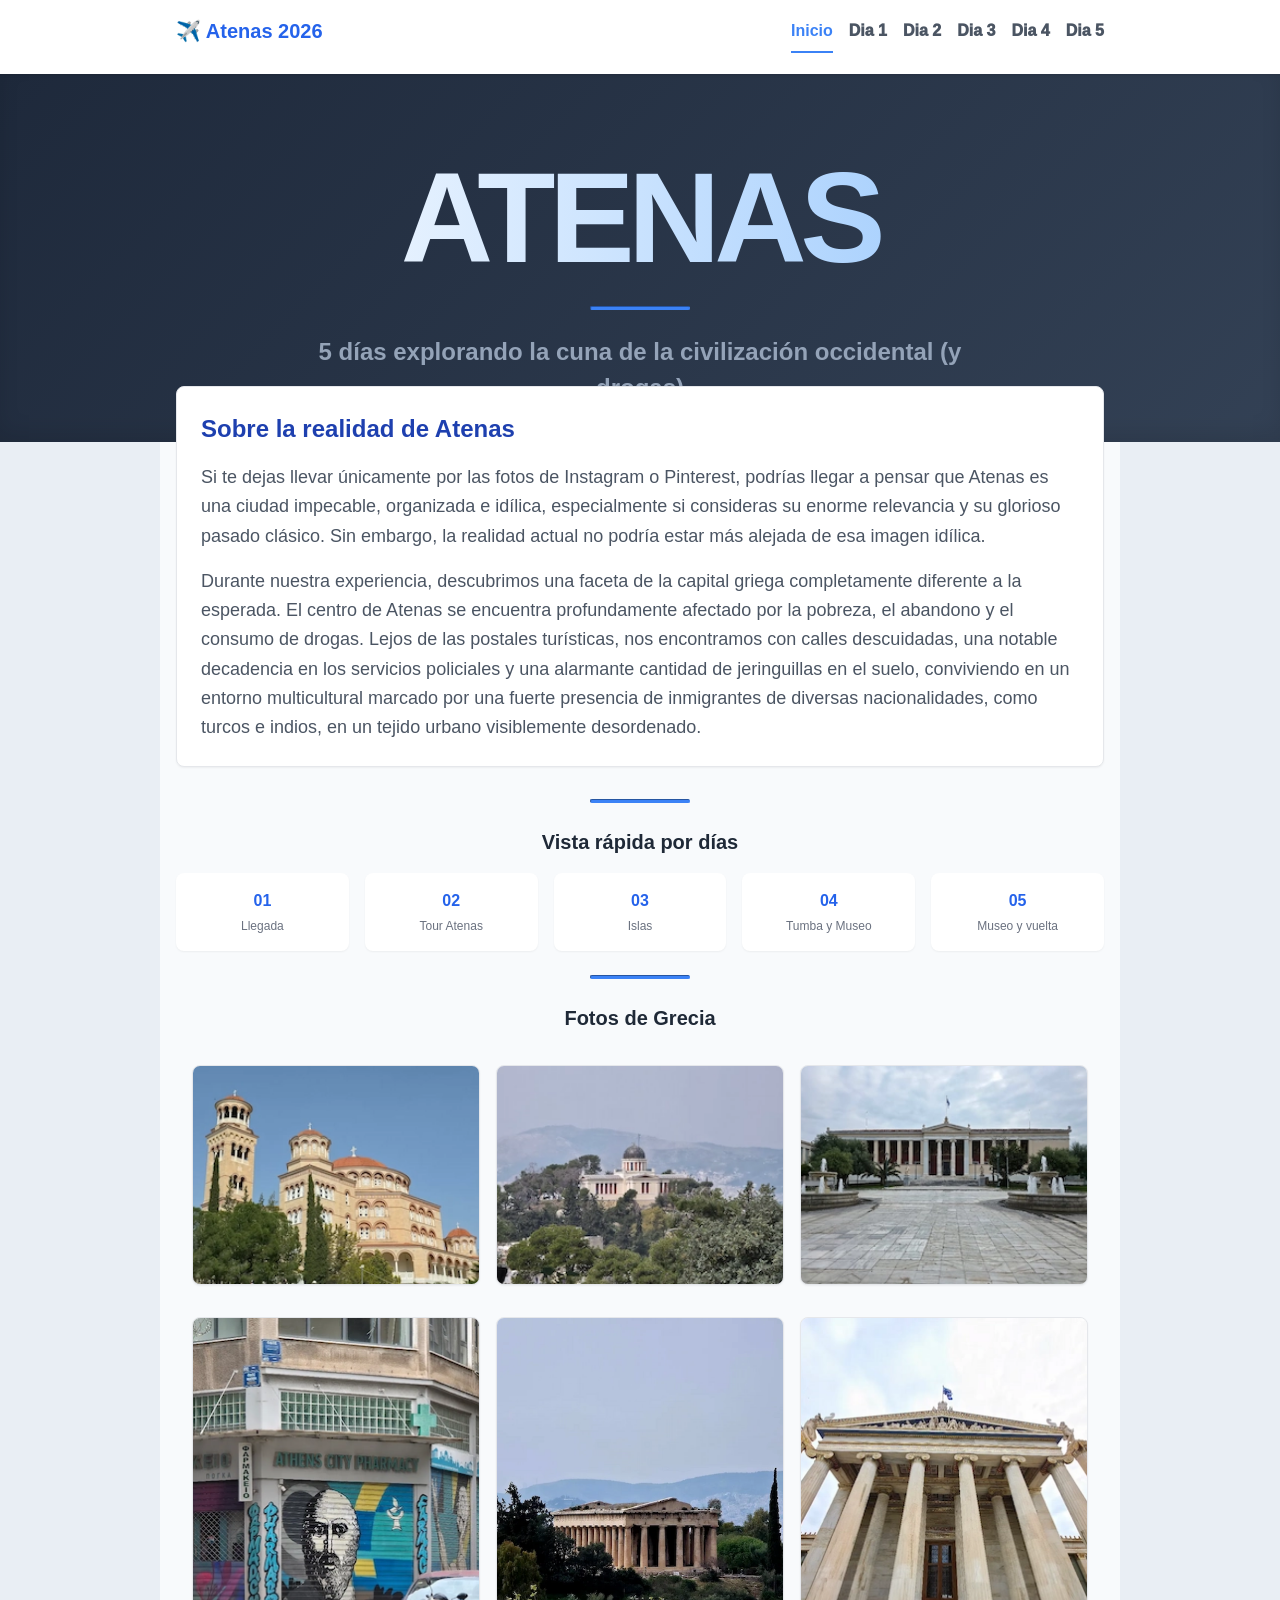
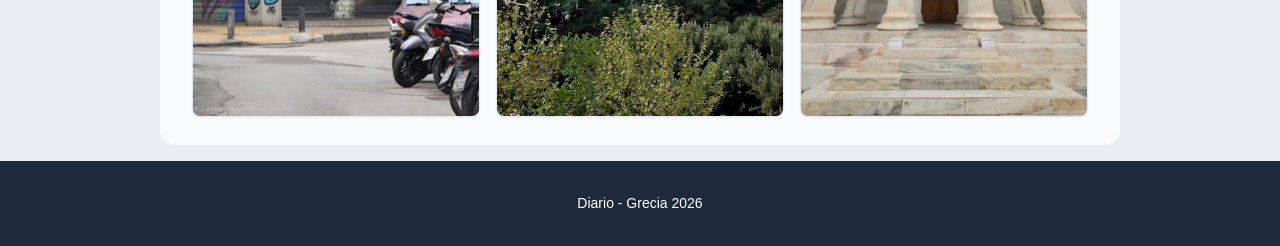
<file: Index.html>
<!DOCTYPE html>
<html lang="es">
<head>
    <meta charset="UTF-8">
    <meta name="viewport" content="width=device-width, initial-scale=1.0">
    <meta name="author" content="Pedroker">
    <title>Viaje a Atenas - Home</title>
    <link rel="stylesheet" href="Style.css">
</head>
<body class="bg-gray-50">

    <!-- Navegacion  -->
    <nav class="sticky-top bg-white shadow">
        <div class="nav-container flex justify-between items-center py-3 px-4 mb-4 mt-1">
            <a href="Index.html">
                <spam class="text-xl font-bold nav-big-btn text-blue-600 ">✈️ Atenas 2026</spam>
            </a>
            <ol class="flex gap-4">

                <li><a href="Index.html" class="nav-btn active"> Inicio </a></li>
                <li><a href="Dia1.html" class="nav-btn "> Dia 1 </a></li>
                <li><a href="Dia2.html" class="nav-btn "> Dia 2 </a></li>
                <li><a href="Dia3.html" class="nav-btn "> Dia 3 </a></li>
                <li><a href="Dia4.html" class="nav-btn "> Dia 4 </a></li>
                <li><a href="Dia5.html" class="nav-btn "> Dia 5 </a></li>
                
            </ol>
        </div>
    </nav>

    <!-- INICIO -->
    <header class=" full-width-hero text-center py-3">
        <div class="title-container animate-item">
            <h1 class="title-impact font-bold">ATENAS</h1>
            <hr class="border-accent">
            <p class="subtitle-hero font-semibold">
                5 días explorando la cuna de la civilización occidental (y drogas)
            </p>
        </div>
    </header>

    <main class="index-container py-3">
    
        <section class="card">
            <!-- Tarjeta -->
            <article class="animate-item delay-200 bg-white p-6 rounded-lg shadow-sm mb-8 relative boxy">
                <h2 class="text-2xl font-bold mb-4 text-blue-800">Sobre la realidad de Atenas</h2>
                
                <div class="grid gap-6">
                    <p class="text-gray-600 leading-relaxed text-lg">
                        Si te dejas llevar únicamente por las fotos de Instagram o Pinterest, podrías llegar a pensar que Atenas 
                        es una ciudad impecable, organizada e idílica, especialmente si consideras su enorme relevancia y 
                        su glorioso pasado clásico. Sin embargo, la realidad actual no podría estar más alejada de esa imagen idílica.          
                    </p>
                    <p class="text-gray-600 leading-relaxed text-lg">
                        Durante nuestra experiencia, descubrimos una faceta de 
                        la capital griega completamente diferente a la esperada. El centro 
                        de Atenas se encuentra profundamente afectado por la pobreza, el abandono 
                        y el consumo de drogas. Lejos de las postales turísticas, nos encontramos 
                        con calles descuidadas, una notable decadencia en los servicios policiales 
                        y una alarmante cantidad de jeringuillas en el suelo, conviviendo en un 
                        entorno multicultural marcado por una fuerte presencia de inmigrantes
                        de diversas nacionalidades, como turcos e indios, en un tejido urbano visiblemente desordenado.                    
                    </p>
                </div>
            </article>
        </section>

            <hr class="animate-item delay-300 border-accent">

        <!-- Botones dias  -->
        <section>
            <h3 class="animate-item delay-400 text-xl font-semibold mb-4 text-center">Vista rápida por días</h3>
            <ol class="grid grid-5 mb-6 text-shadow">
                <li class="animate-item delay-500 day-card" >
                    <a href="Dia1.html">
                        <h4 class="text-2xl font-bold text-blue-600">01</h4>
                        <p class="text-xs mt-1 text-gray-500 text-shadow">Llegada</p>
                    </a>
                </li>
                <li class="animate-item delay-600 day-card" >
                    <a href="Dia2.html">
                        <h4 class="text-2xl font-bold text-blue-600">02</h4>
                        <p class="text-xs mt-1 text-gray-500 text-shadow">Tour Atenas</p>
                    </a>
                </li>
                <li class="animate-item delay-700 day-card" >
                    <a href="Dia3.html">
                        <h4 class="text-2xl font-bold text-blue-600">03</h4>
                        <p class="text-xs mt-1 text-gray-500 text-shadow">Islas</p>
                    </a>
                </li>
                <li class="animate-item delay-800 day-card" >
                    <a href="Dia4.html">
                        <h4 class="text-2xl font-bold text-blue-600">04</h4>
                        <p class="text-xs mt-1 text-gray-500 text-shadow">Tumba y Museo</p>
                    </a>
                </li>
                <li class="animate-item delay-900 day-card" >
                    <a href="Dia5.html">
                        <h4 class="text-2xl font-bold text-blue-600">05</h4>
                        <p class="text-xs mt-1 text-gray-500 text-shadow">Museo y vuelta</p>
                    </a>
                </li>
                
            </ol>
        </section>

            <hr class="animate-item delay-1000 border-accent">

            <!-- Galeria Fotos  -->
        <section>
            <h3 class="animate-item delay-1100 text-xl font-semibold mb-4 text-center">Fotos de Grecia</h3>
            <ul class="grid grid-3 p-4">
                <li class="animate-item delay-1200"><img class="moment-card" src="IMG/Index/13-Capilla.webp" alt="Iglesia"></li>
                <li class="animate-item delay-1300"><img class="moment-card" src="IMG/Index/12-CosoEncimaMontaña.webp" alt="Coso Montaña"></li>
                <li class="animate-item delay-1400"><img class="moment-card" src="IMG/Index/12-Edificio.webp" alt="Edificio"></li>
            </ul>

            <ul class="grid grid-3 p-4">
                <li class="animate-item delay-1500"><img class="moment-card-6" src="IMG/Index/12-Platon.webp" alt="Platon"></li>
                <li class="animate-item delay-1600"><img class="moment-card-6" src="IMG/Index/12-Templito.webp" alt="Templo"></li>
                <li class="animate-item delay-1700"><img class="moment-card-6" src="IMG/Index/12-Academia.webp" alt="Academia"></li>
            </ul>
        </section>
            

    </main>

    <!-- Footer -->
    <footer class=" bg-slate-800 text-white text-center py-8 mt-12">
        <p class="text-sm animate-item delay-1800">Diario - Grecia 2026</p>
    </footer>
</body>
</html>
</file>
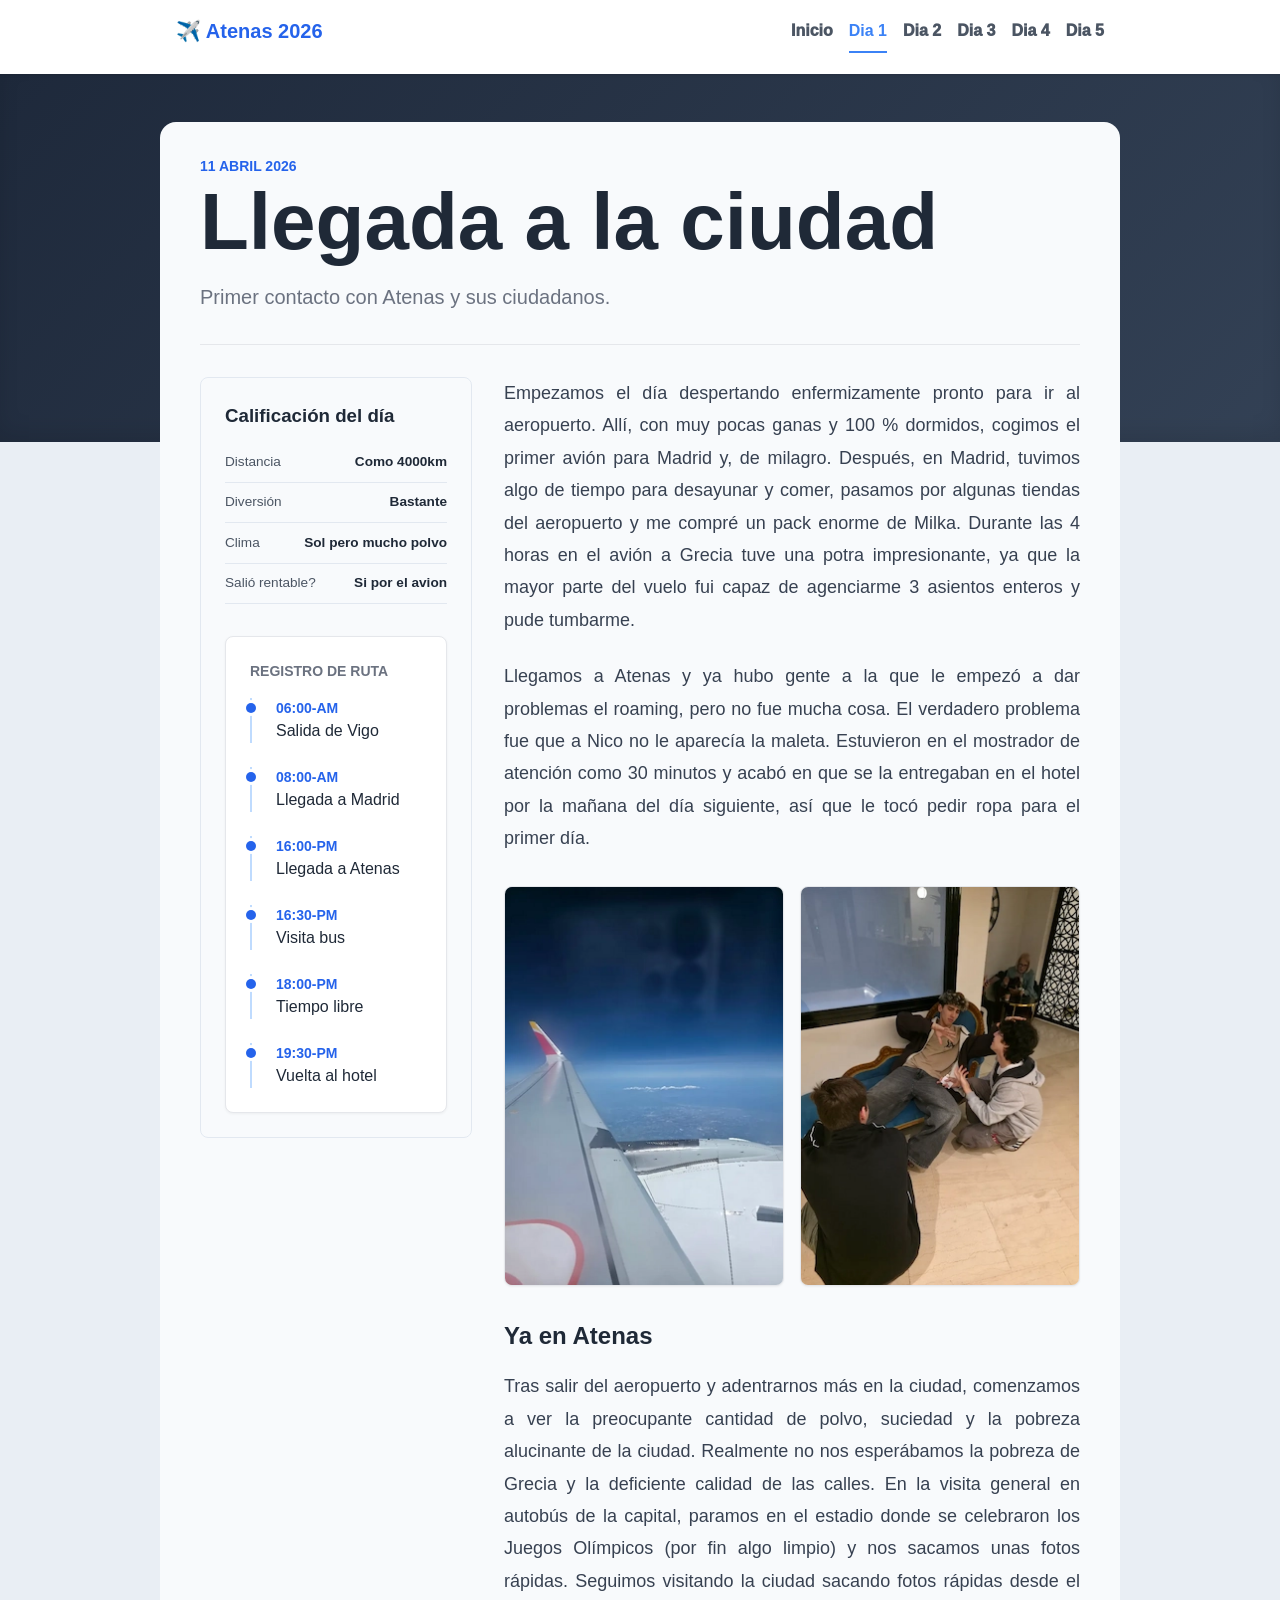
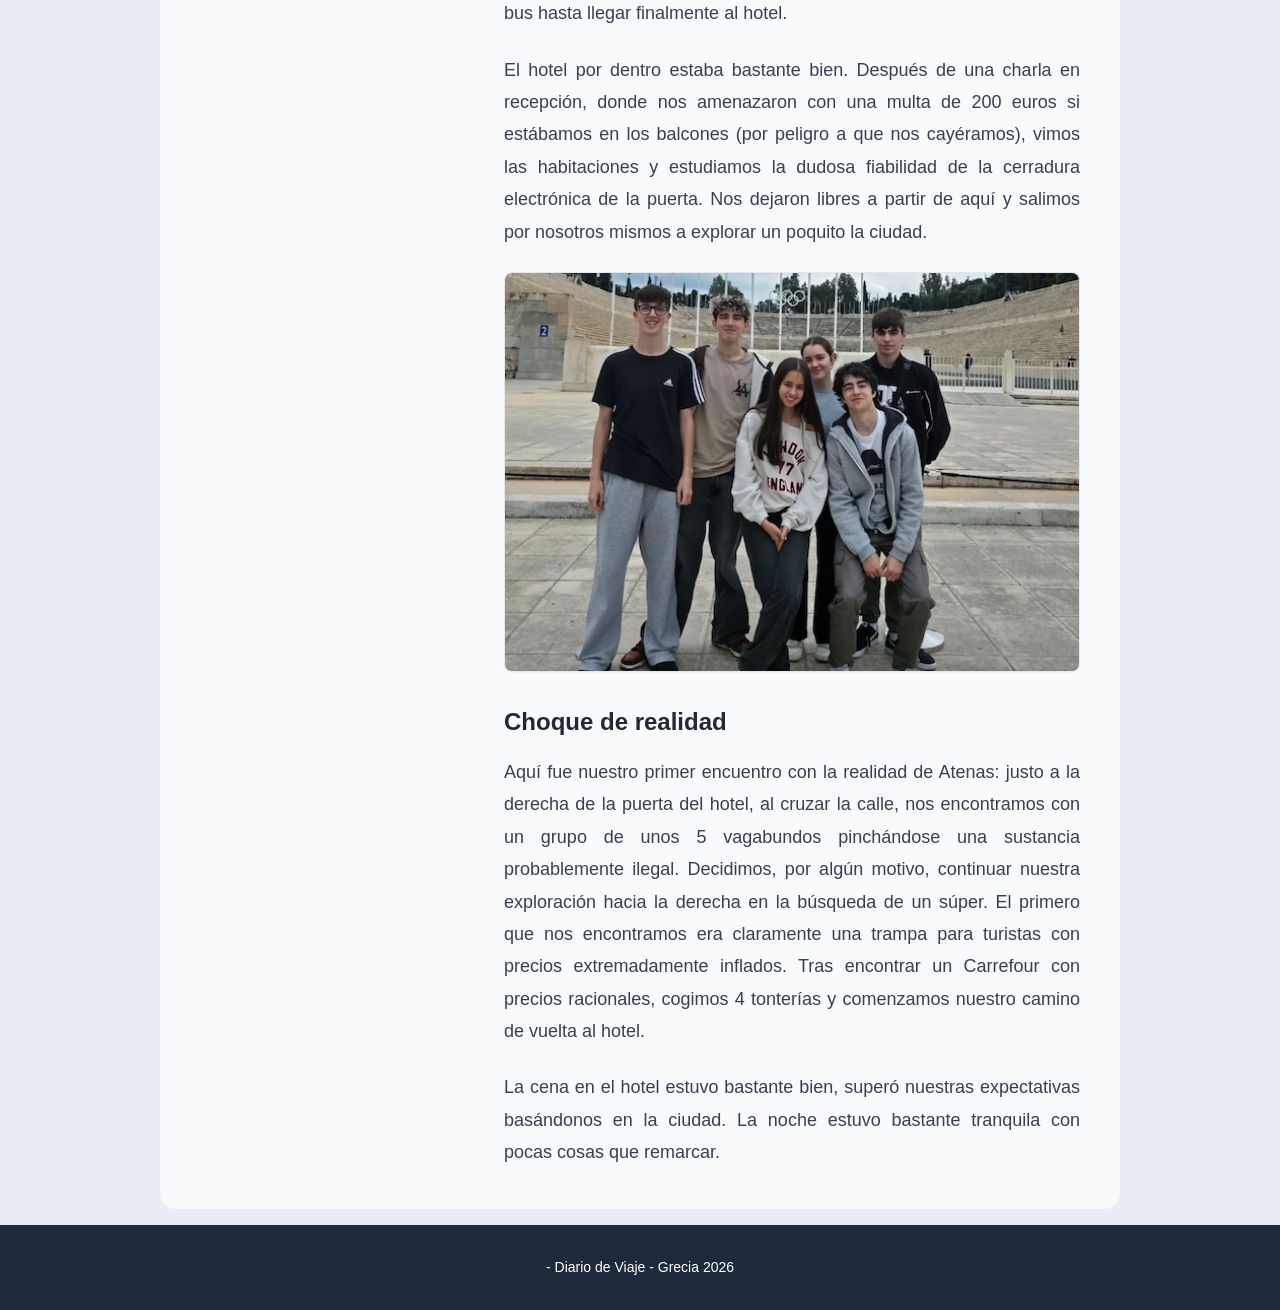
<file: Dia1.html>
<!DOCTYPE html>
<html lang="es">
<head>
    <meta charset="UTF-8">
    <meta name="viewport" content="width=device-width, initial-scale=1.0">
    <meta name="author" content="Pedroker">
    <title>Viaje a Atenas - Dia 1</title>
    <link rel="stylesheet" href="Style.css">
</head>
<body class="bg-gray-50">

    <!-- Navegacion  -->
    <nav class="sticky-top bg-white shadow">
        <div class="nav-container flex justify-between items-center py-3 px-4 mb-4 mt-1">
            <a href="Index.html">
                <spam class="text-xl font-bold nav-big-btn text-blue-600 ">✈️ Atenas 2026</spam>
            </a>
            <ol class="flex gap-4">

                <li><a href="Index.html" class="nav-btn "> Inicio </a></li>
                <li><a href="Dia1.html" class="nav-btn active"> Dia 1 </a></li>
                <li><a href="Dia2.html" class="nav-btn "> Dia 2 </a></li>
                <li><a href="Dia3.html" class="nav-btn "> Dia 3 </a></li>
                <li><a href="Dia4.html" class="nav-btn "> Dia 4 </a></li>
                <li><a href="Dia5.html" class="nav-btn "> Dia 5 </a></li>
                
            </ol>
        </div>
    </nav>

    <div class="full-width-hero"></div>
    
    <main class="mt--7 container py-8  z-11 animate-item" >

        <!-- Titulo -->
        <section class="header-aligned  mt-4 text-left animate-item delay-100">
            <span class="text-blue-600 font-bold text-sm uppercase">11 abril 2026</span>
            <h1 class="blog-title">Llegada a la ciudad</h1>
            <p class="text-gray-500 text-xl ">Primer contacto con Atenas y sus ciudadanos.</p>
        </section>

        <!-- Layout -->
        <div class="grid grid-3 gap-8 animate-item delay-400">
            
            <!-- Columna Izquierda -->
            <aside> 
                <section class="sticky-top top animate-item-right delay-300">
                    <!-- Panel de Calificación -->
                    <div class="data-panel" >
                        <h3 class="font-bold text-gray-800 mb-3">Calificación del día</h3>
                        <div class="data-row">
                            <h4 class="text-gray-600">Distancia</h4>
                            <p class="font-bold">Como 4000km</p>
                        </div>
                        <div class="data-row">
                            <h4 class="text-gray-600">Diversión</h4>
                            <p class="font-bold">Bastante</p>
                        </div>
                        <div class="data-row">
                            <h4 class="text-gray-600">Clima</h4>
                            <p class="font-bold">Sol pero mucho polvo</p>
                        </div>
                        <div class="data-row">
                            <h4 class="text-gray-600">Salió rentable?</h4>
                            <p class="font-bold">Si por el avion</p>
                        </div>

                        <!-- Timeline -->
                        <div class="timeline-alt mt-8">
                            <h3 class="font-bold text-sm uppercase text-gray-500 mb-4">Registro de Ruta</h3>
                            <ol class="mini-timeline">
                                <li class="mini-item-alt">
                                    <h3 class="font-bold text-blue-600 block text-sm">06:00-AM</h3>
                                    <p>Salida de Vigo</p>
                                </li>
                                <li class="mini-item-alt">
                                    <h3 class="font-bold text-blue-600 block text-sm">08:00-AM</h3>
                                    <p>Llegada a Madrid</p>
                                </li>
                                <li class="mini-item-alt">
                                    <h3 class="font-bold text-blue-600 block text-sm">16:00-PM</h3>
                                    <p>Llegada a Atenas</p>
                                </li>
                                <li class="mini-item-alt">
                                    <h3 class="font-bold text-blue-600 block text-sm">16:30-PM</h3>
                                    <p>Visita bus</p>
                                </li>
                                <li class="mini-item-alt">
                                    <h3 class="font-bold text-blue-600 block text-sm">18:00-PM</h3>
                                    <p>Tiempo libre</p>
                                </li>
                                <li class="mini-item-alt">
                                    <h3 class="font-bold text-blue-600 block text-sm">19:30-PM</h3>
                                    <p>Vuelta al hotel</p>
                                </li>
                            </ol>
                        </div>

                    </div>

                </section>     
            </aside>

            <!-- Columna Derecha -->
            <section class="col-span-2 animate-item-left delay-300">

                <article id="Aritculo1">
                    <p class="article-text animate-item delay-400">
                        Empezamos el día despertando enfermizamente pronto para ir al aeropuerto.
                        Allí, con muy pocas ganas y 100 % dormidos, cogimos el primer avión para Madrid y,
                        de milagro. Después, en Madrid, tuvimos algo de tiempo para desayunar y comer,
                        pasamos por algunas tiendas del aeropuerto y me compré un pack enorme de Milka.
                        Durante las 4 horas en el avión a Grecia tuve una potra impresionante, ya que
                        la mayor parte del vuelo fui capaz de agenciarme 3 asientos enteros y pude tumbarme.
                    </p>
                    <p  class="article-text animate-item delay-500">
                        Llegamos a Atenas y ya hubo gente a la que le empezó a dar problemas el roaming, pero no fue mucha cosa.
                        El verdadero problema fue que a Nico no le aparecía la maleta. Estuvieron en el mostrador de atención 
                        como 30 minutos y acabó en que se la entregaban en el hotel por la mañana del día siguiente, 
                        así que le tocó pedir ropa para el primer día.
                    </p>

                    <ul class="photo-grid-mixed">
                        
                        <li class="animate-item delay-600"><img src="IMG/Dia1/11-Avion.webp" alt="Avion" class="moment-card-6 shadow-sm"></li>
                        
                        <li class="animate-item delay-700"><img src="IMG/Dia1/11-Esclavos.webp" alt="Esclavos" class="moment-card-6 shadow-sm"></li>
                        
                    </ul>

                </article>
                
                <article id="Aritculo2">
                    <h2 class="text-2xl font-bold mt-8 mb-4 text-gray-800 animate-item delay-800">Ya en Atenas</h2>
                    
                    <p class="article-text animate-item delay-800">
                       Tras salir del aeropuerto y adentrarnos más en la ciudad, 
                       comenzamos a ver la preocupante cantidad de polvo, suciedad y la pobreza 
                       alucinante de la ciudad. Realmente no nos esperábamos la pobreza de Grecia 
                       y la deficiente calidad de las calles. En la visita general en autobús de 
                       la capital, paramos en el estadio donde se celebraron los Juegos Olímpicos 
                       (por fin algo limpio) y nos sacamos unas fotos rápidas. Seguimos visitando 
                       la ciudad sacando fotos rápidas desde el bus hasta llegar finalmente al hotel.
                    </p>

                    <p class="article-text animate-item delay-900">
                        El hotel por dentro estaba bastante bien. Después de una charla en recepción, 
                        donde nos amenazaron con una multa de 200 euros si estábamos en los balcones 
                        (por peligro a que nos cayéramos), vimos las habitaciones y estudiamos la dudosa 
                        fiabilidad de la cerradura electrónica de la puerta. Nos dejaron libres a partir 
                        de aquí y salimos por nosotros mismos a explorar un poquito la ciudad.
                    </p>
                    <div class="animate-item delay-1000"><img src="IMG/Dia1/11-NosotrosEstadio.webp" alt="Estadio Juegos Olímpicos" class="moment-card-6 img-span-2 shadow-sm"></div>
                </article>
                <article id="Aritculo3">
                    <h2 class="text-2xl font-bold mt-8 mb-4 text-gray-800 animate-item delay-1100">Choque de realidad</h2>
                    
                    <p class="article-text animate-item delay-1100">
                        Aquí fue nuestro primer encuentro con la realidad de Atenas: justo a la derecha de 
                        la puerta del hotel, al cruzar la calle, nos encontramos con un grupo de unos 5 vagabundos 
                        pinchándose una sustancia probablemente ilegal. Decidimos, por algún motivo, continuar nuestra 
                        exploración hacia la derecha en la búsqueda de un súper. El primero que nos encontramos era 
                        claramente una trampa para turistas con precios extremadamente inflados. Tras encontrar un 
                        Carrefour con precios racionales, cogimos 4 tonterías y comenzamos nuestro camino de vuelta al hotel.
                    </p>

                    <p class="article-text animate-item delay-1200">
                        La cena en el hotel estuvo bastante bien, superó nuestras expectativas basándonos en la ciudad. La noche estuvo bastante tranquila con pocas cosas que remarcar.
                    </p>
                </article>

            </section>

        </div>
    </main>

    <footer class="bg-slate-800 text-white text-center py-8">
        <p class="text-sm">- Diario de Viaje - Grecia 2026</p>
    </footer>

</body>
</html>
</file>
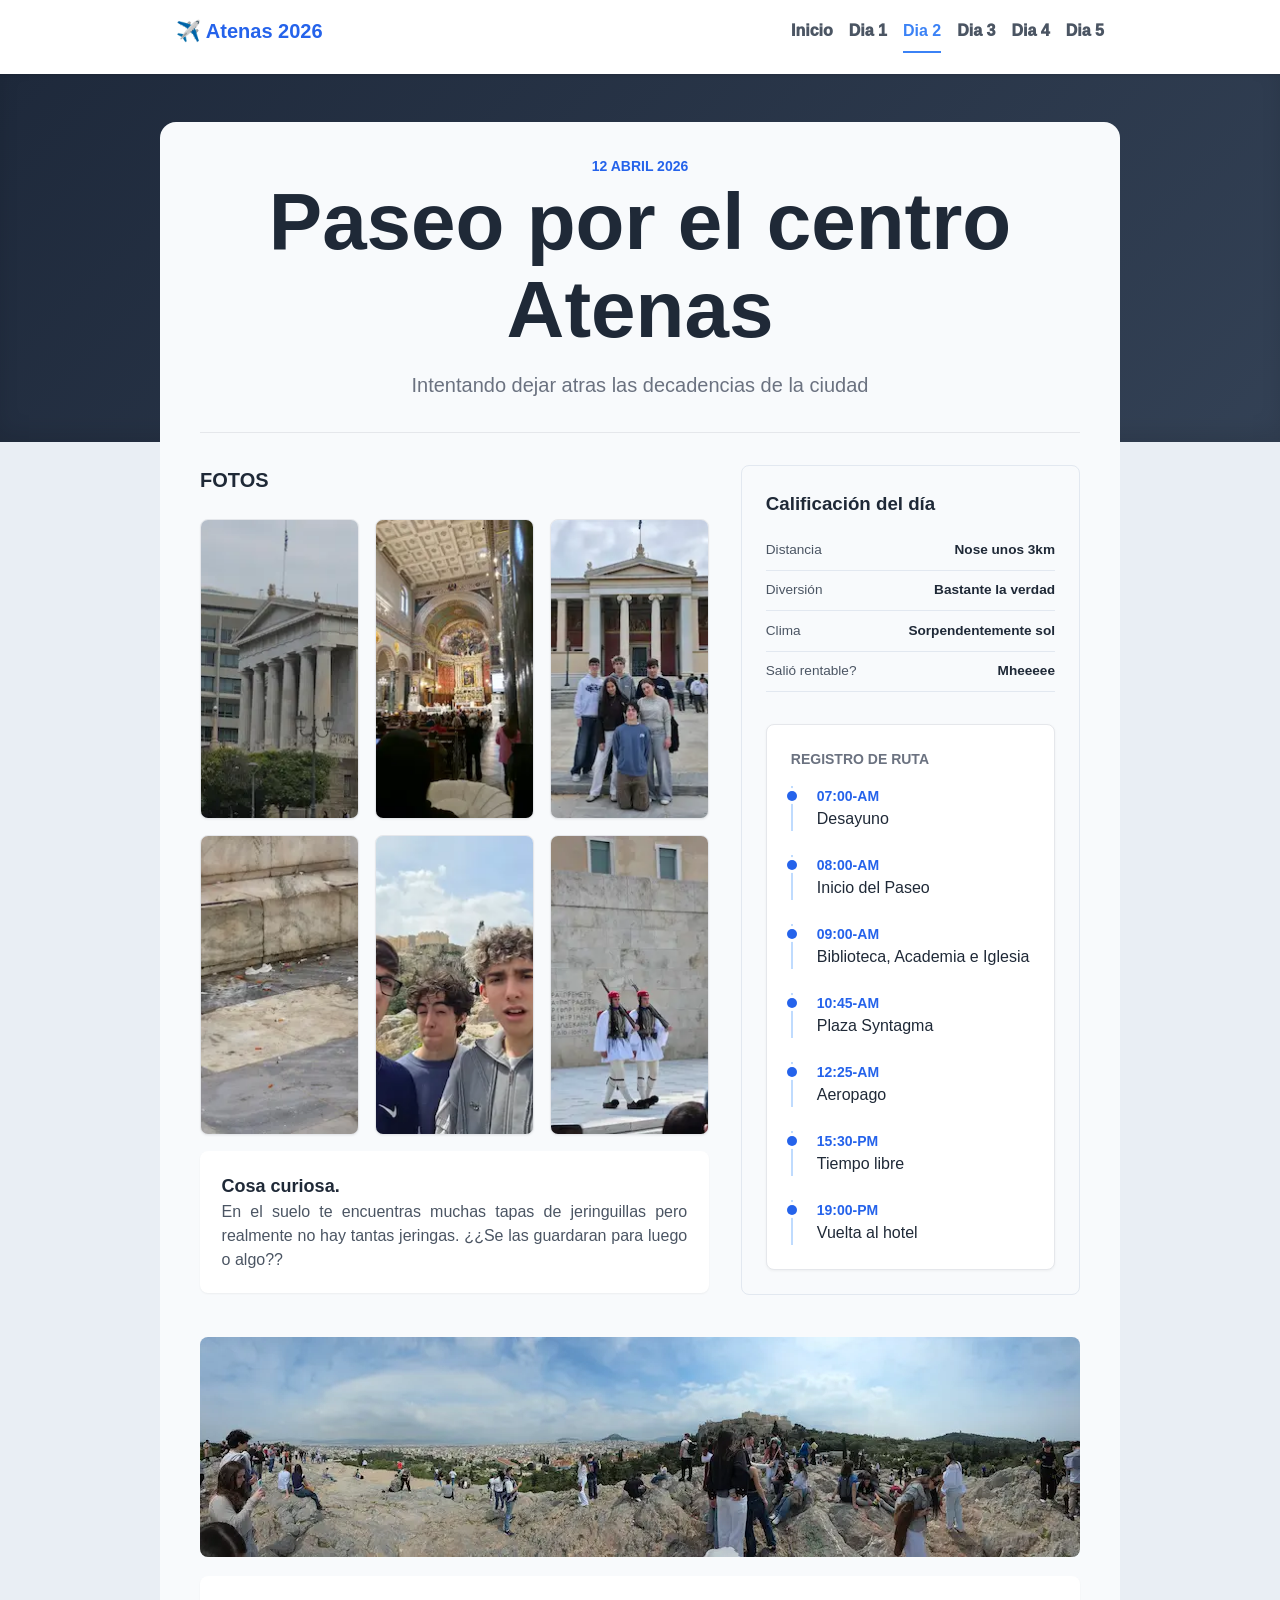
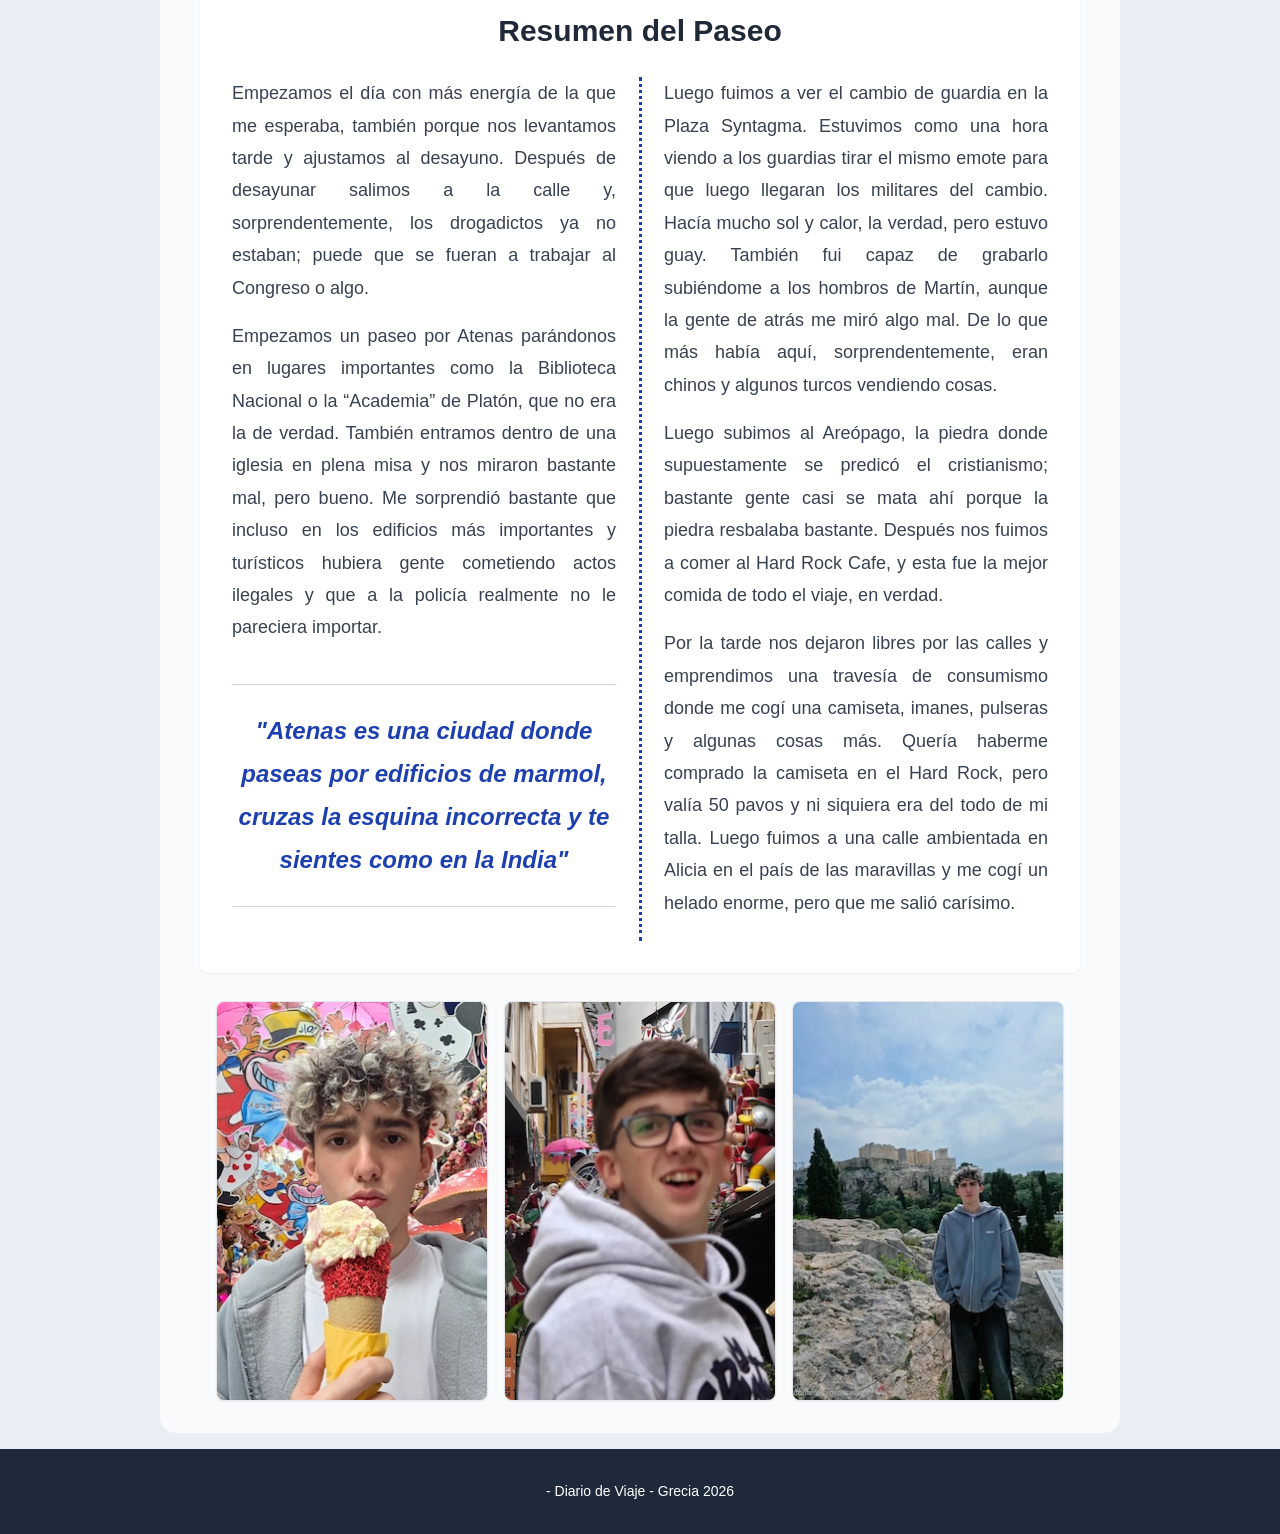
<file: Dia2.html>
<!DOCTYPE html>
<html lang="es">
<head>
    <meta charset="UTF-8">
    <meta name="viewport" content="width=device-width, initial-scale=1.0">
    <meta name="author" content="Pedroker">
    <title>Viaje a Atenas - Dia 2</title>
    <link rel="stylesheet" href="Style.css">
</head>
<body class="bg-gray-50">

    <!-- Navegacion  -->
    <nav class="sticky-top bg-white shadow">
        <div class="nav-container flex justify-between items-center py-3 px-4 mb-4 mt-1">
            <a href="Index.html">
                <spam class="text-xl font-bold nav-big-btn text-blue-600 ">✈️ Atenas 2026</spam>
            </a>
            <ol class="flex gap-4">

                <li><a href="Index.html" class="nav-btn "> Inicio </a></li>
                <li><a href="Dia1.html" class="nav-btn "> Dia 1 </a></li>
                <li><a href="Dia2.html" class="nav-btn active"> Dia 2 </a></li>
                <li><a href="Dia3.html" class="nav-btn "> Dia 3 </a></li>
                <li><a href="Dia4.html" class="nav-btn "> Dia 4 </a></li>
                <li><a href="Dia5.html" class="nav-btn "> Dia 5 </a></li>
                
            </ol>
        </div>
    </nav>
    
    <div class="full-width-hero"></div>

    <main class="mt--7 container py-8  z-11 animate-item">

        <!-- Titulo -->
        <section class="mt-4 mb-6 text-center header-aligned animate-item delay-100">
            <span class="text-blue-600 font-bold text-sm uppercase">12 abril 2026</span>
            <h1 class="blog-title">Paseo por el centro Atenas</h1>
            <p class="text-gray-500 text-xl max-width-prose mx-auto">Intentando dejar atras las decadencias de la ciudad</p>
        </section>

        <!-- Layout -->
        <div class="grid grid-Special gap-8 mb-3 animate-item delay-200">

            <!-- Fotos Izquierda -->
            <section class="mb-4 animate-item-right">
                <h2 class="font-bold mb-6 text-gray-800 uppercase text-xl animate-item">Fotos</h2>
                <ol class="grid grid-3 gap-6">
                    
                    <li class="animate-item delay-400"> <img class="moment-card-4" src="IMG/Dia2/12-biblioteca.webp" alt="Biblioteca"> </li>
                    <li class="animate-item delay-500"> <img class="moment-card-4" src="IMG/Dia2/12-DentroIglesia.webp" alt="Iglesia"> </li>
                    <li class="animate-item delay-600"> <img class="moment-card-4" src="IMG/Dia2/12-EdificioNosotros.webp" alt="FotoGrupal"> </li>
                    <li class="animate-item delay-700"> <img class="moment-card-4" src="IMG/Dia2/12-Jeringuillas.webp" alt="Jeringuillas"> </li>
                    <li class="animate-item delay-800"> <img class="moment-card-4" src="IMG/Dia2/12-NosotrosPiedra.webp" alt="FotoTrio"> </li>
                    <li class="animate-item delay-900"> <img class="moment-card-4" src="IMG/Dia2/12-Sintagma.webp" alt="PlazaSintagma"> </li>

                </ol>

                 <!-- Dato dia-->
                <div class="p-5 bg-white border border-gray-200 mb-4 mt-4 rounded-lg shadow-sm animate-item delay-1000">
                    <h3 class="font-bold text-lg mb-2">Cosa curiosa.</h3>
                    <p class="text-gray-600 justify-text">
                        En el suelo te encuentras muchas tapas de jeringuillas pero realmente no hay tantas jeringas. ¿¿Se las guardaran para luego o algo??
                    </p>
                </div>
            </section>

            <!-- Columna Derecha -->
            <aside class="animate-item-left delay-500">
                    <!-- Panel de Calificación -->
                    <div class="data-panel" >
                        <!--Calificacion -->
                        <h3 class="font-bold text-gray-800 mb-3">Calificación del día</h3>
                        <div class="data-row">
                            <h4 class="text-gray-600">Distancia</h4>
                            <p class="font-bold">Nose unos 3km </p>
                        </div>
                        <div class="data-row">
                            <h4 class="text-gray-600">Diversión</h4>
                            <p class="font-bold">Bastante la verdad</p>
                        </div>
                        <div class="data-row">
                            <h4 class="text-gray-600">Clima</h4>
                            <p class="font-bold">Sorpendentemente sol</p>
                        </div>
                        <div class="data-row">
                            <h4 class="text-gray-600">Salió rentable?</h4>
                            <p class="font-bold">Mheeeee</p>
                        </div>

                        <!-- Timeline -->
                        <div class="timeline-alt mt-8">
                            <h3 class="font-bold text-sm uppercase text-gray-500 mb-4">Registro de Ruta</h3>
                            <ol class="mini-timeline">
                                <li class="mini-item-alt">
                                    <h3 class="font-bold text-blue-600 block text-sm">07:00-AM</h3>
                                    <p>Desayuno</p>
                                </li>
                                <li class="mini-item-alt">
                                    <h3 class="font-bold text-blue-600 block text-sm">08:00-AM</h3>
                                    <p>Inicio del Paseo</p>
                                </li>
                                <li class="mini-item-alt">
                                    <h3 class="font-bold text-blue-600 block text-sm">09:00-AM</h3>
                                    <p>Biblioteca, Academia e Iglesia</p>
                                </li>
                                <li class="mini-item-alt">
                                    <h3 class="font-bold text-blue-600 block text-sm">10:45-AM</h3>
                                    <p>Plaza Syntagma</p>
                                </li>
                                <li class="mini-item-alt">
                                    <h3 class="font-bold text-blue-600 block text-sm">12:25-AM</h3>
                                    <p>Aeropago</p>
                                </li>
                                <li class="mini-item-alt">
                                    <h3 class="font-bold text-blue-600 block text-sm">15:30-PM</h3>
                                    <p>Tiempo libre</p>
                                </li>
                                <li class="mini-item-alt">
                                    <h3 class="font-bold text-blue-600 block text-sm">19:00-PM</h3>
                                    <p>Vuelta al hotel</p>
                                </li>
                            </ol>
                        </div>
                    </div>
            </aside>

        </div>

       
        
        <div class="animate-bouncy-u delay-400"><img class="img-panoramic mb-3 " src="IMG/Dia2/12-Panoramica.webp" alt="12-Panoramica"></div>

        <!-- Texto-->
        <section class="bg-white p-8 mb-3 rounded-lg shadow-sm animate-item delay-500">
            <h2 class="text-3xl font-bold mb-6 text-gray-800 text-center">Resumen del Paseo</h2>
            
            <article class="editorial-columns">
                <p class="mb-4 animate-item-right delay-800">
                    Empezamos el día con más energía de la que me esperaba, también porque nos levantamos 
                    tarde y ajustamos al desayuno. Después de desayunar salimos a la calle y, sorprendentemente, 
                    los drogadictos ya no estaban; puede que se fueran a trabajar al Congreso o algo.
                </p>
                
                <p class="mb-4 animate-item-right delay-900">
                    Empezamos un paseo por Atenas parándonos en lugares importantes como la Biblioteca Nacional o 
                    la “Academia” de Platón, que no era la de verdad. También entramos dentro de una iglesia en plena 
                    misa y nos miraron bastante mal, pero bueno. Me sorprendió bastante que incluso en los edificios 
                    más importantes y turísticos hubiera gente cometiendo actos ilegales y que a la policía realmente no le pareciera importar.
                </p>

                <div class="pull-quote animate-bouncy-d delay-1000">
                    "Atenas es una ciudad donde paseas por edificios de marmol, cruzas la esquina incorrecta y te sientes como en la India"
                </div>

                <p class="mb-4 animate-item-left delay-1100">
                    Luego fuimos a ver el cambio de guardia en la Plaza Syntagma. Estuvimos como una hora viendo 
                    a los guardias tirar el mismo emote para que luego llegaran los militares del cambio. Hacía 
                    mucho sol y calor, la verdad, pero estuvo guay. También fui capaz de grabarlo subiéndome a los 
                    hombros de Martín, aunque la gente de atrás me miró algo mal. De lo que más había aquí, sorprendentemente, eran chinos y algunos turcos vendiendo cosas.
                </p>
                
                <p class="mb-4 animate-item-left delay-1200">
                    Luego subimos al Areópago, la piedra donde supuestamente se predicó el cristianismo; bastante 
                    gente casi se mata ahí porque la piedra resbalaba bastante. Después nos fuimos a comer al Hard 
                    Rock Cafe, y esta fue la mejor comida de todo el viaje, en verdad.
                </p>
                <p class="mb-4 animate-item-left delay-1300">
                    Por la tarde nos dejaron libres por las calles y emprendimos una travesía de consumismo donde 
                    me cogí una camiseta, imanes, pulseras y algunas cosas más. Quería haberme comprado la camiseta 
                    en el Hard Rock, pero valía 50 pavos y ni siquiera era del todo de mi talla. Luego fuimos a una 
                    calle ambientada en Alicia en el país de las maravillas y me cogí un helado enorme, pero que me salió carísimo.
                </p>
            </article>
        </section>
        
        <ul class="grid grid-3 p-4 animate-bouncy-d delay-1500">
            <li class="animate-item-right delay-1600"><img class="moment-card-6 " src="IMG/Dia2/12-HeladoYo.webp" alt="Foto Helado"></li>
            <li class="animate-item delay-1700"><img class="moment-card-6 " src="IMG/Dia2/12-VillitaSalto.webp" alt="Villita Salto"></li>
            <li class="animate-item-left delay-1800"><img class="moment-card-6 " src="IMG/Dia2/12-YoPiedra.webp" alt="Foto Piedra"></li>
            
        </ul>

    </main>

    <footer class="bg-slate-800 text-white text-center py-8">
        <p class="text-sm">- Diario de Viaje - Grecia 2026</p>
    </footer>
    
</body>
</html>
</file>
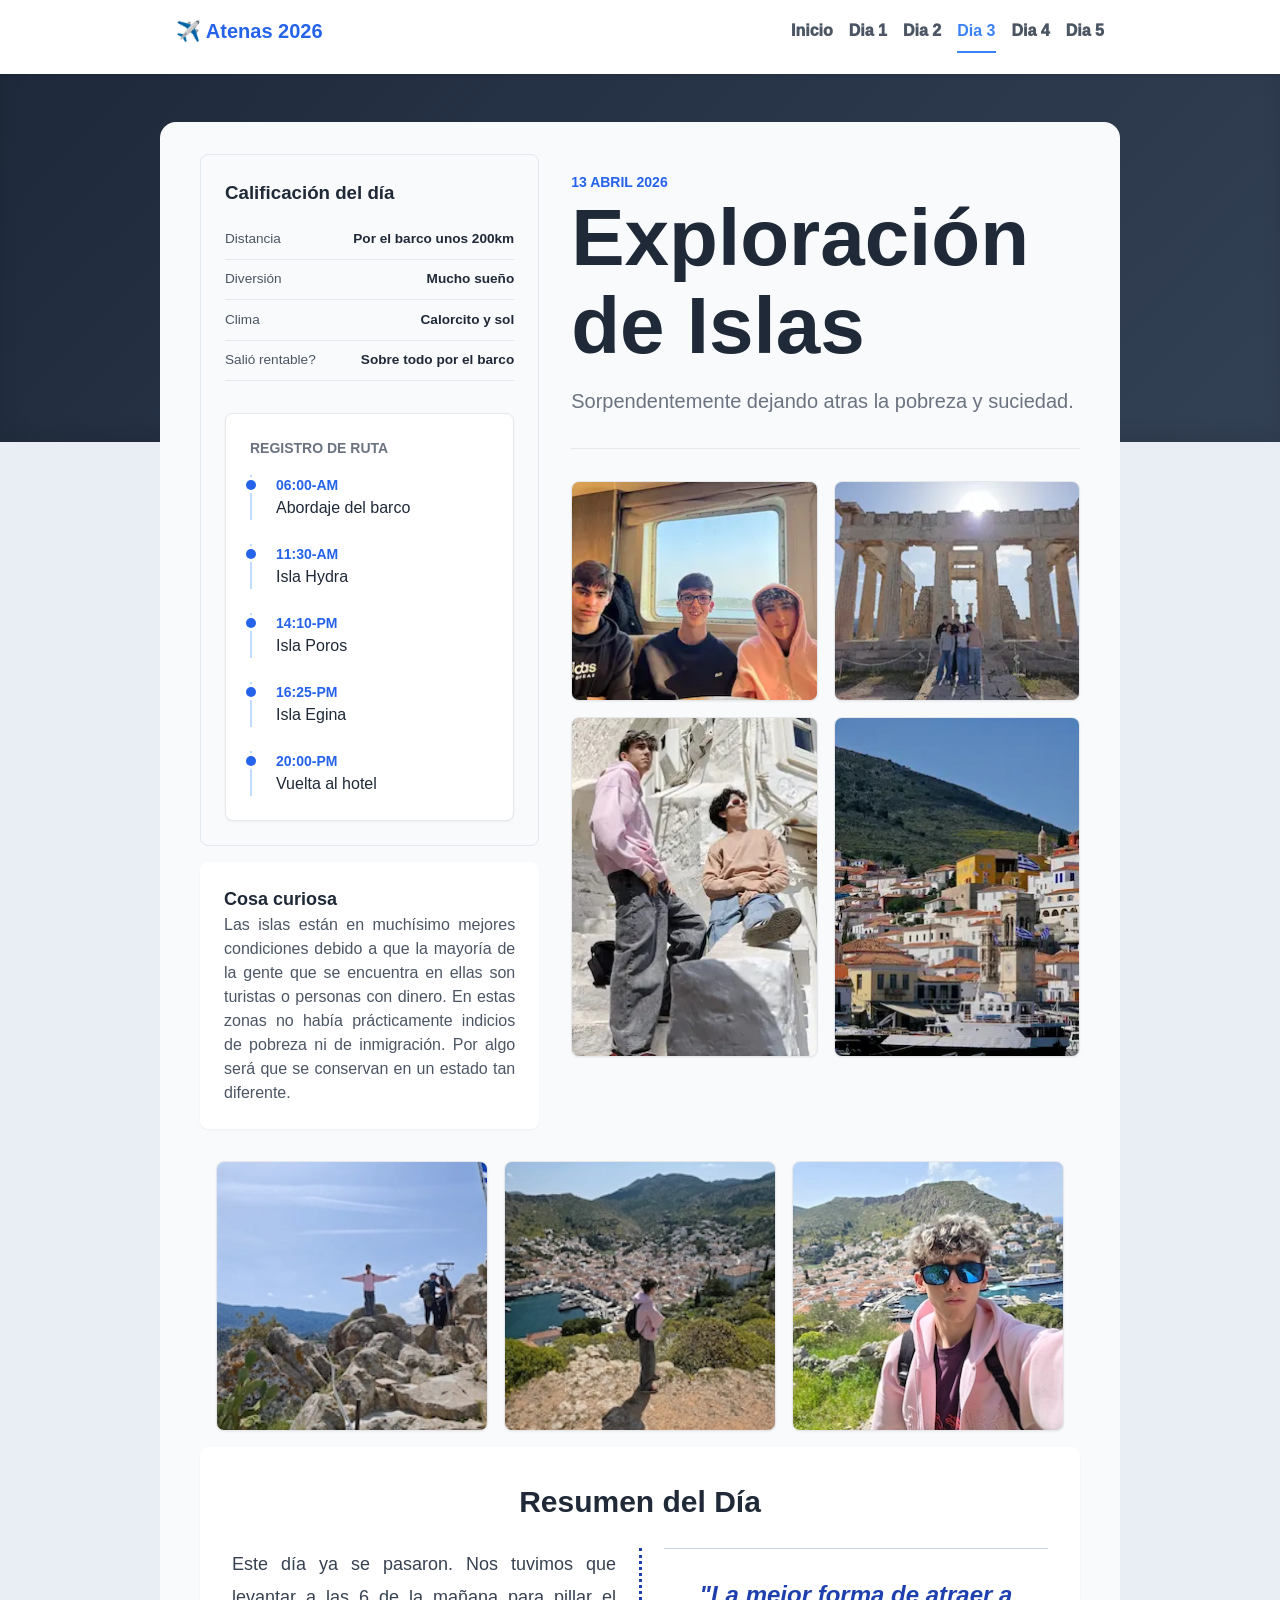
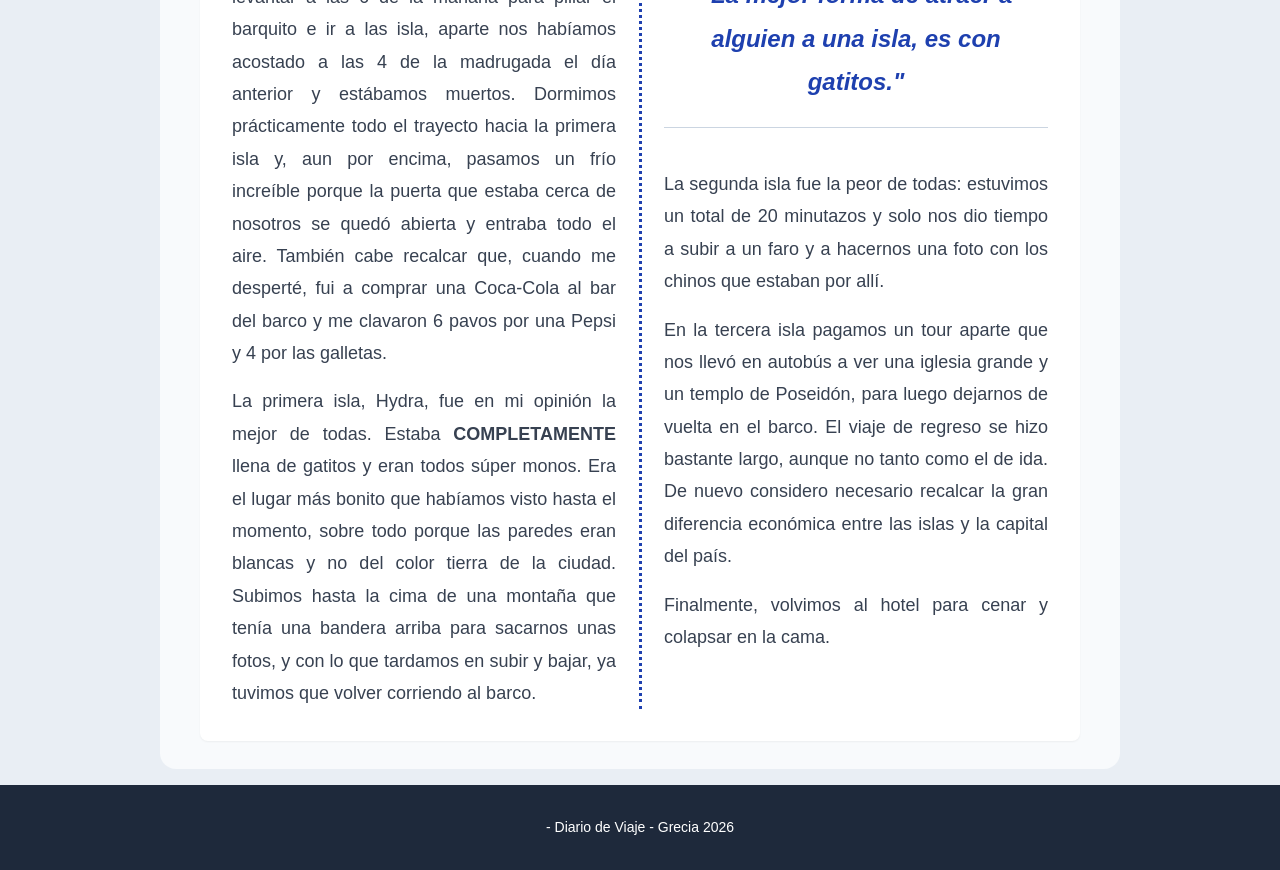
<file: Dia3.html>
<!DOCTYPE html>
<html lang="es">
<head>
    <meta charset="UTF-8">
    <meta name="viewport" content="width=device-width, initial-scale=1.0">
    <meta name="author" content="Pedroker">
    <title>Viaje a Atenas - Dia 3</title>
    <link rel="stylesheet" href="Style.css">
</head>
<body class="bg-gray-50">

    <!-- Navegacion  -->
    <nav class="sticky-top bg-white shadow">
        <div class="nav-container flex justify-between items-center py-3 px-4 mb-4 mt-1">
            <a href="Index.html">
                <spam class="text-xl font-bold nav-big-btn text-blue-600 ">✈️ Atenas 2026</spam>
            </a>
            <ol class="flex gap-4">

                <li><a href="Index.html" class="nav-btn "> Inicio </a></li>
                <li><a href="Dia1.html" class="nav-btn "> Dia 1 </a></li>
                <li><a href="Dia2.html" class="nav-btn "> Dia 2 </a></li>
                <li><a href="Dia3.html" class="nav-btn active"> Dia 3 </a></li>
                <li><a href="Dia4.html" class="nav-btn "> Dia 4 </a></li>
                <li><a href="Dia5.html" class="nav-btn "> Dia 5 </a></li>
                
            </ol>
        </div>
    </nav>

    <div class="full-width-hero"></div>

    <main class="mt--7 container py-8 z-11 animate-item ">

        <!-- Layout -->
        <div class="grid grid-Special-2 gap-8 mb-4 mt-4">

            <!--Columna Izquierda-->
            <aside>
                <section class="animate-item-right delay-500">
                <!-- Panel de Calificación -->
                <div class="data-panel" >
                    <!--Calificacion -->
                    <h3 class="font-bold text-gray-800 mb-3">Calificación del día</h3>
                    <div class="data-row">
                        <h4 class="text-gray-600">Distancia</h4>
                        <p class="font-bold">Por el barco unos 200km</p>
                    </div>
                    <div class="data-row">
                        <h4 class="text-gray-600">Diversión</h4>
                        <p class="font-bold">Mucho sueño</p>
                    </div>
                    <div class="data-row">
                        <h4 class="text-gray-600">Clima</h4>
                        <p class="font-bold">Calorcito y sol</p>
                    </div>
                    <div class="data-row">
                        <h4 class="text-gray-600">Salió rentable?</h4>
                        <p class="font-bold">Sobre todo por el barco</p>
                    </div>

                    <!-- Timeline -->
                        <div class="timeline-alt mt-8">
                            <h3 class="font-bold text-sm uppercase text-gray-500 mb-4">Registro de Ruta</h3>
                            <ol class="mini-timeline">
                                <li class="mini-item-alt">
                                    <h3 class="font-bold text-blue-600 block text-sm">06:00-AM</h3>
                                    <p>Abordaje del barco</p>
                                </li>
                                <li class="mini-item-alt">
                                    <h3 class="font-bold text-blue-600 block text-sm">11:30-AM</h3>
                                    <p>Isla Hydra</p>
                                </li>
                                <li class="mini-item-alt">
                                    <h3 class="font-bold text-blue-600 block text-sm">14:10-PM</h3>
                                    <p>Isla Poros</p>
                                </li>
                                <li class="mini-item-alt">
                                    <h3 class="font-bold text-blue-600 block text-sm">16:25-PM</h3>
                                    <p>Isla Egina</p>
                                </li>
                                <li class="mini-item-alt">
                                    <h3 class="font-bold text-blue-600 block text-sm">20:00-PM</h3>
                                    <p>Vuelta al hotel</p>
                                </li>
                            </ol>
                        </div>
                </div>

                <!-- Dato dia-->
                <div class="p-6 bg-white border border-gray-200 mt-2 rounded-lg shadow-sm justify-text">
                    <h3 class="font-bold text-lg mb-2">Cosa curiosa</h3>
                    <p class="text-gray-600">
                        Las islas están en muchísimo mejores condiciones debido a que la mayoría de la gente que se encuentra en ellas son turistas o personas con dinero. En estas zonas no había prácticamente indicios de pobreza ni de inmigración. Por algo será que se conservan en un estado tan diferente.
                    </p>
                </div>

                </section>
            </aside>
             
            <!-- Columna Derecha -->
            <section>
                <!-- Titulo-->
                <section class="mt-4 text-left header-aligned animate-item-left delay-100">
                    <span class="text-blue-600 font-bold text-sm uppercase">13 abril 2026</span>
                    <h1 class="blog-title">Exploración de Islas</h1>
                    <p class="text-gray-500 text-xl max-width-prose mx-auto">Sorpendentemente dejando atras la pobreza y suciedad.</p>
                </section>
                
                <ul class="grid grid-2">
                    <li class="animate-item-left delay-300"><img class="moment-card" src="IMG/Dia3/13-BarcoTres.webp" alt="Foto Nosotros Barco"></li>
                    <li class="animate-item-left delay-400"><img class="moment-card" src="IMG/Dia3/13-NosotrosPoseidon.webp" alt="Foto Nosotros Templo"></li>
                    <li class="animate-item-left delay-400"><img class="moment-card-2" src="IMG/Dia3/13-TiñoYo.webp" alt="Foto Martiño y yo"></li>
                    <li class="animate-item-left delay-500"><img class="moment-card-2" src="IMG/Dia3/13-HydraAbajo.webp" alt="Foto Hydra"></li>
                </ul>
            </section>
            
        </div>

        <ul class="grid grid-3 p-4">
                <li class="animate-bouncy-d delay-500"><img class="moment-card-5 " src="IMG/Dia3/13-YoTpose.webp" alt="T pose "></li>
                <li class="animate-bouncy-u delay-500"><img class="moment-card-5 " src="IMG/Dia3/13-YoHidra.webp" alt="Iglesia "></li>
                <li class="animate-bouncy-d delay-500"><img class="moment-card-5 " src="IMG/Dia3/13-YoHydraZoom.webp" alt="Foto Hydra Yo"></li>
        </ul>

        <!-- Texto-->
        <section class="bg-white p-8 mb-3 rounded-lg shadow-sm animate-item delay-600">
            <h2 class="text-3xl font-bold mb-6 text-gray-800 text-center">Resumen del Día</h2>
            
            <div class="editorial-columns">
                <p class="mb-4 animate-item-right delay-800">
                    Este día ya se pasaron. Nos tuvimos que levantar a las 6 de la mañana para pillar 
                    el barquito e ir a las isla, aparte nos habíamos acostado a las 4 de la madrugada el 
                    día anterior y estábamos muertos. Dormimos prácticamente todo el trayecto hacia la 
                    primera isla y, aun por encima, pasamos un frío increíble porque la puerta que estaba 
                    cerca de nosotros se quedó abierta y entraba todo el aire. También cabe recalcar que, 
                    cuando me desperté, fui a comprar una Coca-Cola al bar del barco y me clavaron 6 pavos 
                    por una Pepsi y 4 por las galletas.
                </p>
                
                <p class="mb-4 animate-item-right delay-900">
                    La primera isla, Hydra, fue en mi opinión la mejor de todas. Estaba <strong >COMPLETAMENTE</strong> 
                    llena de gatitos y eran todos súper monos. Era el lugar más bonito que habíamos visto hasta el momento, 
                    sobre todo porque las paredes eran blancas y no del color tierra de la ciudad. Subimos hasta la cima de 
                    una montaña que tenía una bandera arriba para sacarnos unas fotos, y con lo que tardamos en subir y bajar, ya tuvimos que volver corriendo al barco.
                </p>

                <div class="pull-quote animate-bouncy-u delay-1000">
                    "La mejor forma de atraer a alguien a una isla, es con gatitos."
                </div>

                <p class="mb-4 animate-item-left delay-1000">
                    La segunda isla fue la peor de todas: estuvimos un total de 20 minutazos y solo nos dio tiempo a 
                    subir a un faro y a hacernos una foto con los chinos que estaban por allí. 
                </p>
                
                <p class="mb-4 animate-item-left delay-1200">
                    En la tercera isla pagamos un tour aparte que nos llevó en autobús a ver una iglesia grande y un 
                    templo de Poseidón, para luego dejarnos de vuelta en el barco. El viaje de regreso se hizo bastante 
                    largo, aunque no tanto como el de ida. 
                    De nuevo considero necesario recalcar la gran diferencia económica entre las islas y la capital del país.
                    

                </p>
                <p class="mb-4 animate-item-left delay-1200">
                    Finalmente, volvimos al hotel para cenar y colapsar en la cama.

                </p>
            </div>
        </section>

    </main>

    <footer class="bg-slate-800 text-white text-center py-8">
        <p class="text-sm">- Diario de Viaje - Grecia 2026</p>
    </footer>

</body>
</html>
</file>
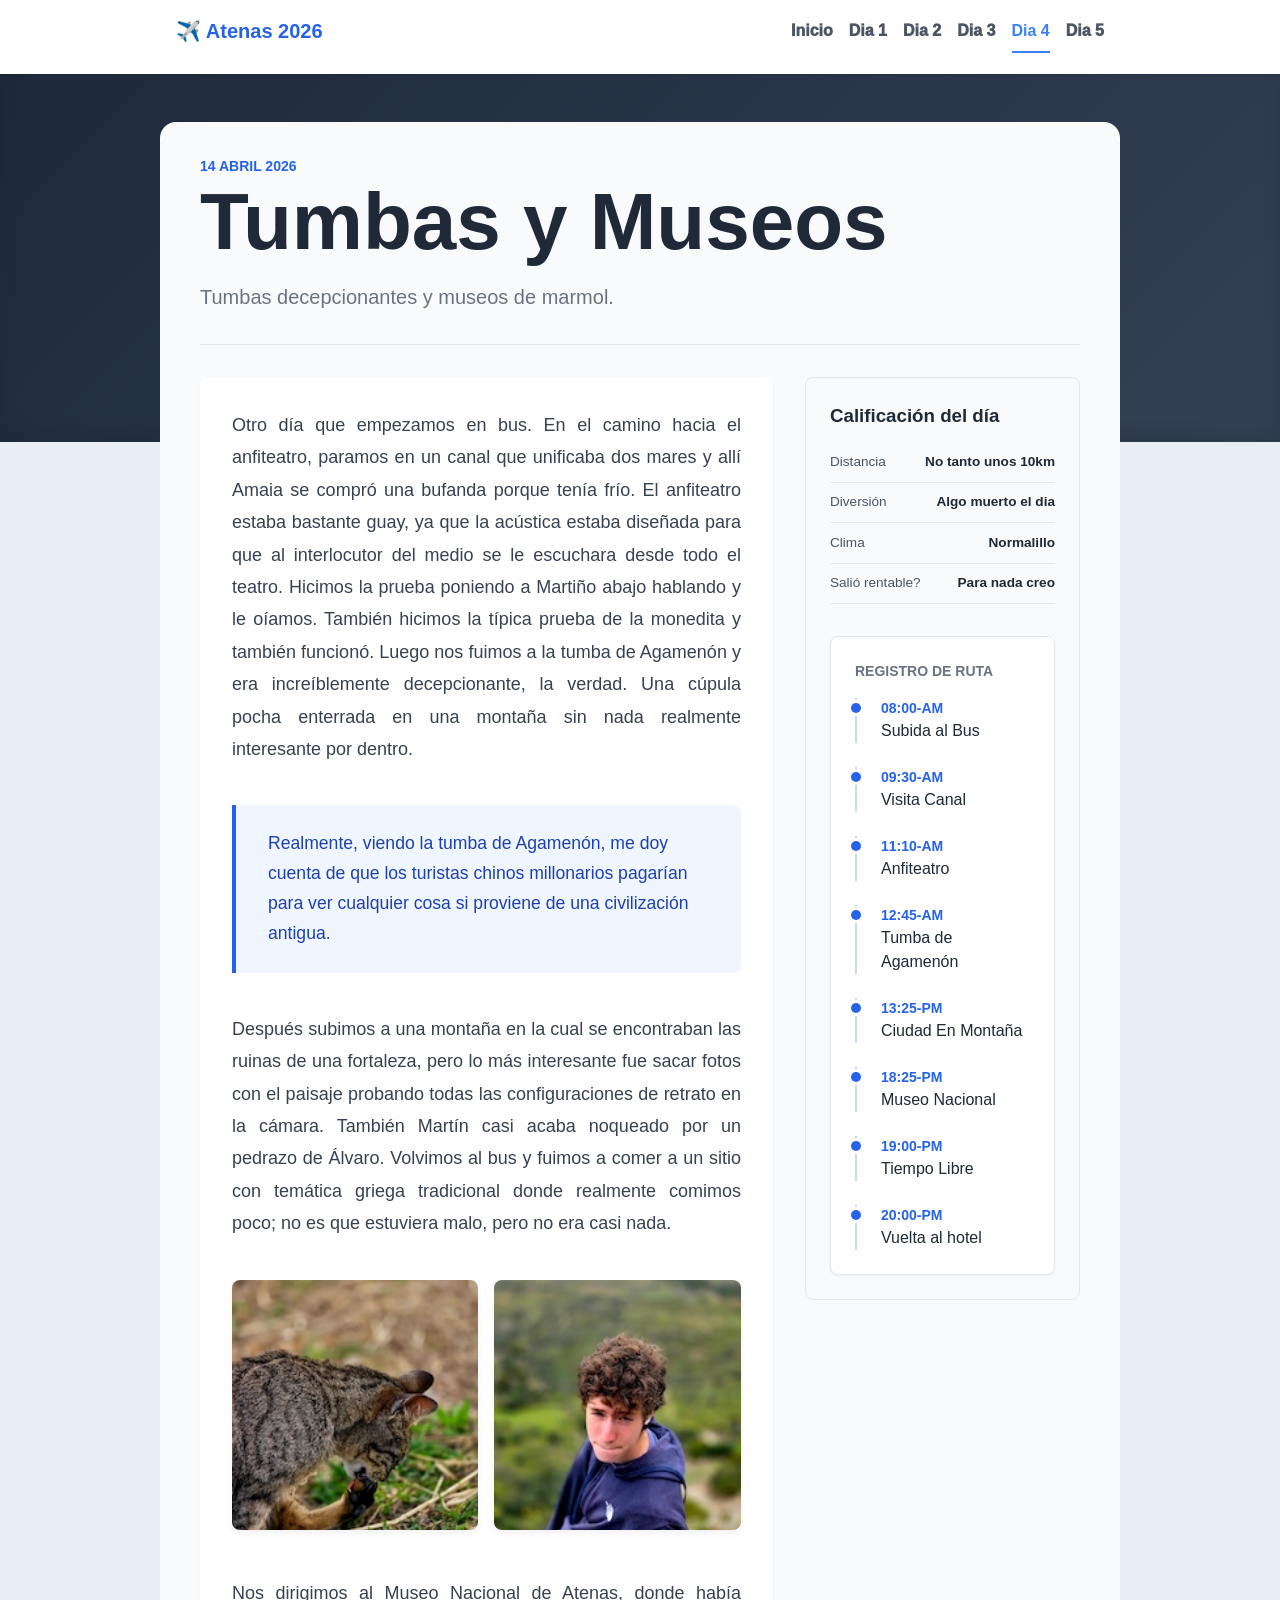
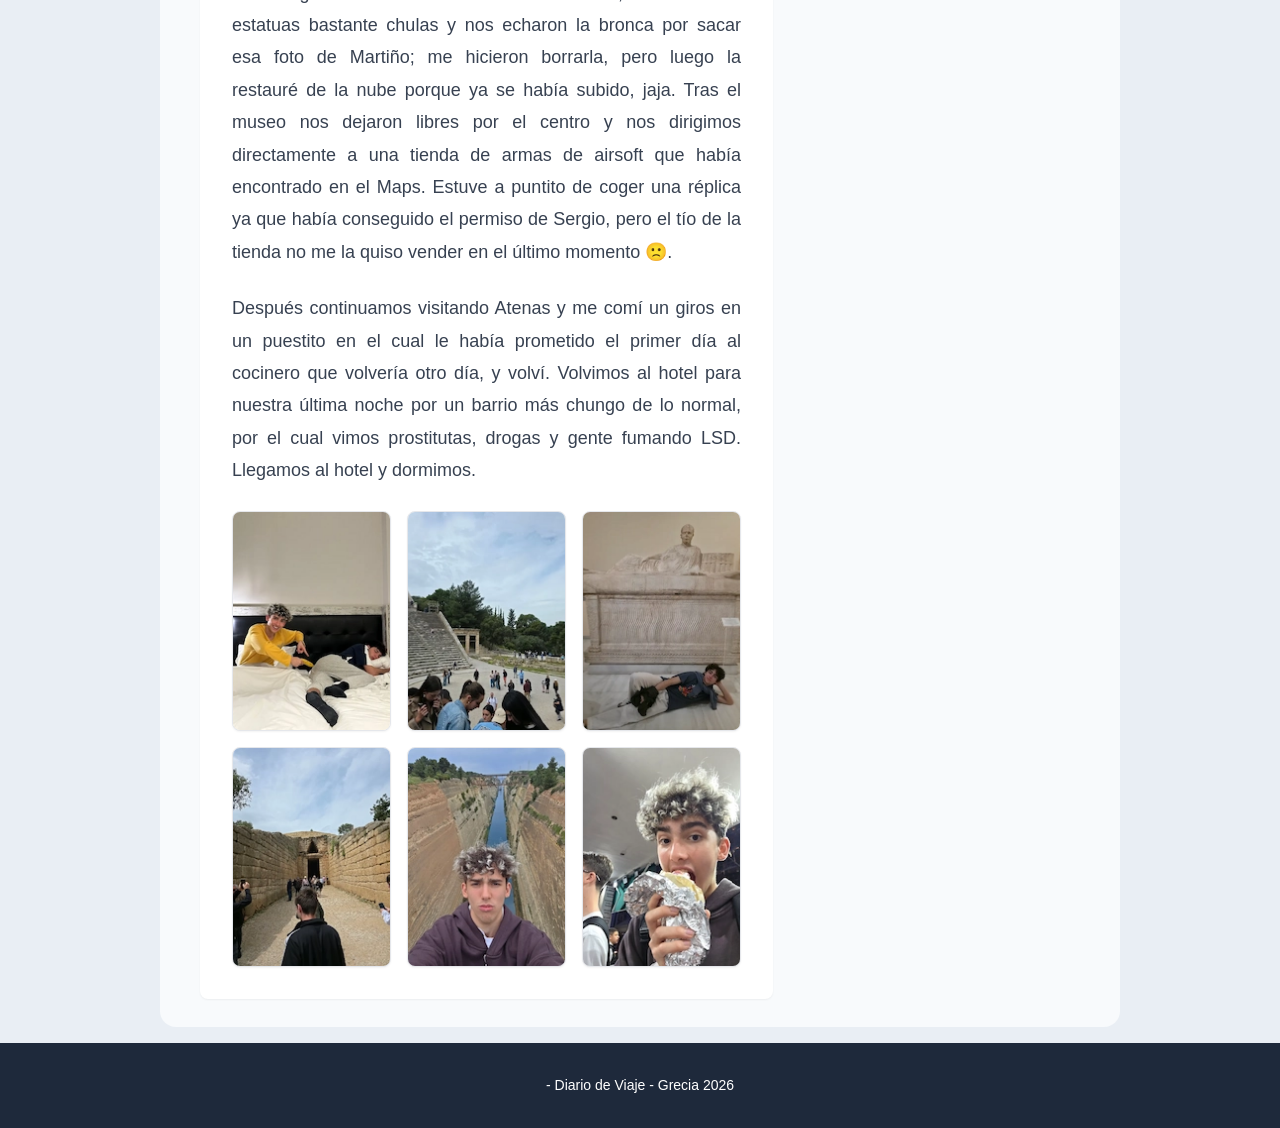
<file: Dia4.html>
<!DOCTYPE html>
<html lang="es">
<head>
    <meta charset="UTF-8">
    <meta name="viewport" content="width=device-width, initial-scale=1.0">
    <meta name="author" content="Pedroker">
    <title>Viaje a Atenas - Dia 4</title>
    <link rel="stylesheet" href="Style.css">
</head>
<body class="bg-gray-50">

    <!-- Navegacion  -->
    <nav class="sticky-top bg-white shadow">
        <div class="nav-container flex justify-between items-center py-3 px-4 mb-4 mt-1">
            <a href="Index.html">
                <spam class="text-xl font-bold nav-big-btn text-blue-600 ">✈️ Atenas 2026</spam>
            </a>
            <ol class="flex gap-4">

                <li><a href="Index.html" class="nav-btn "> Inicio </a></li>
                <li><a href="Dia1.html" class="nav-btn "> Dia 1 </a></li>
                <li><a href="Dia2.html" class="nav-btn "> Dia 2 </a></li>
                <li><a href="Dia3.html" class="nav-btn "> Dia 3 </a></li>
                <li><a href="Dia4.html" class="nav-btn active"> Dia 4 </a></li>
                <li><a href="Dia5.html" class="nav-btn "> Dia 5 </a></li>
                
            </ol>
        </div>
    </nav>

    <div class="full-width-hero"></div>

    <main class="mt--7 container py-8  z-11 animate-item ">

        <!-- Titulo -->
        <section class="header-aligned mt-4 text-left animate-item delay-100">
            <span class="text-blue-600 font-bold text-sm uppercase">14 Abril 2026</span>
            <h1 class="blog-title">Tumbas y Museos</h1>
            <p class="text-gray-500 text-xl ">Tumbas decepcionantes y museos de marmol.</p>
        </section>

        <!-- Layout -->
        <div class="layout-day4 animate-item delay-300">

            <!-- Columna Izquierda -->
            <section class="bg-white p-8 mb-3 rounded-lg shadow-sm animate-item-right delay-100">
                
                <p class="article-text animate-item-right delay-600">
                    Otro día que empezamos en bus. En el camino hacia el anfiteatro, paramos en un canal 
                    que unificaba dos mares y allí Amaia se compró una bufanda porque tenía frío. El anfiteatro 
                    estaba bastante guay, ya que la acústica estaba diseñada para que al interlocutor del medio 
                    se le escuchara desde todo el teatro. Hicimos la prueba poniendo a Martiño abajo hablando y 
                    le oíamos. También hicimos la típica prueba de la monedita y también funcionó. Luego nos 
                    fuimos a la tumba de Agamenón y era increíblemente decepcionante, la verdad. Una cúpula pocha 
                    enterrada en una montaña sin nada realmente interesante por dentro. 
                </p>

                <!-- Caja de texto destacada -->
                <div class="text-box-accent animate-item-right delay-700">
                    Realmente, viendo la tumba de Agamenón, me doy cuenta de que los turistas chinos millonarios 
                    pagarían para ver cualquier cosa si proviene de una civilización antigua.
                </div>

                <p class="article-text animate-item-right delay-800">
                    Después subimos a una montaña en la cual se encontraban las ruinas de una fortaleza, pero lo más 
                    interesante fue sacar fotos con el paisaje probando todas las configuraciones de retrato en la cámara. 
                    También Martín casi acaba noqueado por un pedrazo de Álvaro. Volvimos al bus y fuimos a comer a un 
                    sitio con temática griega tradicional donde realmente comimos poco; no es que estuviera malo, pero no era casi nada.
                </p>

                <!-- Galería en Mosaico -->
                <ul class="mosaic-gallery">
                    <li class="animate-bouncy-u delay-900"><img src="IMG/Dia4/14-GATITOOO.webp" alt="Foto gatito" class="mosaic-img "></li>
                    <li class="animate-bouncy-d delay-1000"><img src="IMG/Dia4/14-NicoSexy.webp" alt="Nico Sexy" class="mosaic-img "></li>
                </ul>

                <p class="article-text animate-item-right delay-1100">
                    Nos dirigimos al Museo Nacional de Atenas, donde había estatuas bastante chulas y nos echaron la bronca 
                    por sacar esa foto de Martiño; me hicieron borrarla, pero luego la restauré de la nube porque ya se había 
                    subido, jaja. Tras el museo nos dejaron libres por el centro y nos dirigimos directamente a una tienda de 
                    armas de airsoft que había encontrado en el Maps. Estuve a puntito de coger una réplica ya que había conseguido 
                    el permiso de Sergio, pero el tío de la tienda no me la quiso vender en el último momento 🙁.
                </p>

                <p class="article-text animate-item-right delay-1200">
                    Después continuamos visitando Atenas y me comí un giros en un puestito en el cual le había prometido el 
                    primer día al cocinero que volvería otro día, y volví. Volvimos al hotel para nuestra última noche por un 
                    barrio más chungo de lo normal, por el cual vimos prostitutas, drogas y gente fumando LSD. Llegamos al hotel y dormimos.
                </p>

                <ol class="grid grid-3 gap-6">
                    
                    <li class="animate-item delay-1300"> <img class="moment-card" src="IMG/Dia4/14-guille.webp" alt="GuillePlatano"> </li>
                    <li class="animate-item delay-1400"> <img class="moment-card" src="IMG/Dia4/14-TeatroSonido.webp" alt="Teatro"> </li>
                    <li class="animate-item delay-1500"> <img class="moment-card" src="IMG/Dia4/14-TiñoTumbado.webp" alt="Tiño Museo"> </li>
                    <li class="animate-item delay-1600"> <img class="moment-card" src="IMG/Dia4/14-Tumba.webp" alt="Entrada Tumba"> </li>
                    <li class="animate-item delay-1700"> <img class="moment-card" src="IMG/Dia4/14-UnionCanal.webp" alt="Canal"> </li>
                    <li class="animate-item delay-1800"> <img class="moment-card" src="IMG/Dia4/14-GirosYo.webp" alt="Giros"> </li>

                </ol>
            </section>

            <!-- Columna Derecha -->
            <aside>
                <section class="sticky-top top animate-item-left delay-400" >
                         <!-- Panel de Calificación -->
                    <div class="data-panel" >
                        <!--Calificacion -->
                        <h3 class="font-bold text-gray-800 mb-3">Calificación del día</h3>
                        <div class="data-row">
                            <h4 class="text-gray-600">Distancia</h4>
                            <p class="font-bold">No tanto unos 10km</p>
                        </div>
                        <div class="data-row">
                            <h4 class="text-gray-600">Diversión</h4>
                            <p class="font-bold">Algo muerto el dia</p>
                        </div>
                        <div class="data-row">
                            <h4 class="text-gray-600">Clima</h4>
                            <p class="font-bold">Normalillo</p>
                        </div>
                        <div class="data-row">
                            <h4 class="text-gray-600">Salió rentable?</h4>
                            <p class="font-bold">Para nada creo</p>
                        </div>

                       <!-- Timeline -->
                        <div class="timeline-alt mt-8">
                            <h3 class="font-bold text-sm uppercase text-gray-500 mb-4">Registro de Ruta</h3>
                            <ol class="mini-timeline">
                                <li class="mini-item-alt">
                                    <h3 class="font-bold text-blue-600 block text-sm">08:00-AM</h3>
                                    <p>Subida al Bus</p>
                                </li>
                                <li class="mini-item-alt">
                                    <h3 class="font-bold text-blue-600 block text-sm">09:30-AM</h3>
                                    <p>Visita Canal</p>
                                </li>
                                <li class="mini-item-alt">
                                    <h3 class="font-bold text-blue-600 block text-sm">11:10-AM</h3>
                                    <p>Anfiteatro</p>
                                </li>
                                <li class="mini-item-alt">
                                    <h3 class="font-bold text-blue-600 block text-sm">12:45-AM</h3>
                                    <p>Tumba de Agamenón</p>
                                </li>
                                <li class="mini-item-alt">
                                    <h3 class="font-bold text-blue-600 block text-sm">13:25-PM</h3>
                                    <p>Ciudad En Montaña</p>
                                </li>
                                <li class="mini-item-alt">
                                    <h3 class="font-bold text-blue-600 block text-sm">18:25-PM</h3>
                                    <p>Museo Nacional</p>
                                </li>
                                <li class="mini-item-alt">
                                    <h3 class="font-bold text-blue-600 block text-sm">19:00-PM</h3>
                                    <p>Tiempo Libre</p>
                                </li>
                                <li class="mini-item-alt">
                                    <h3 class="font-bold text-blue-600 block text-sm">20:00-PM</h3>
                                    <p>Vuelta al hotel</p>
                                </li>
                            </ol>
                        </div>

                    </div>

                </section>
            </aside>

        </div>
    </main>

    <footer class="bg-slate-800 text-white text-center py-8">
        <p class="text-sm">- Diario de Viaje - Grecia 2026</p>
    </footer>

</body>
</html>
</file>
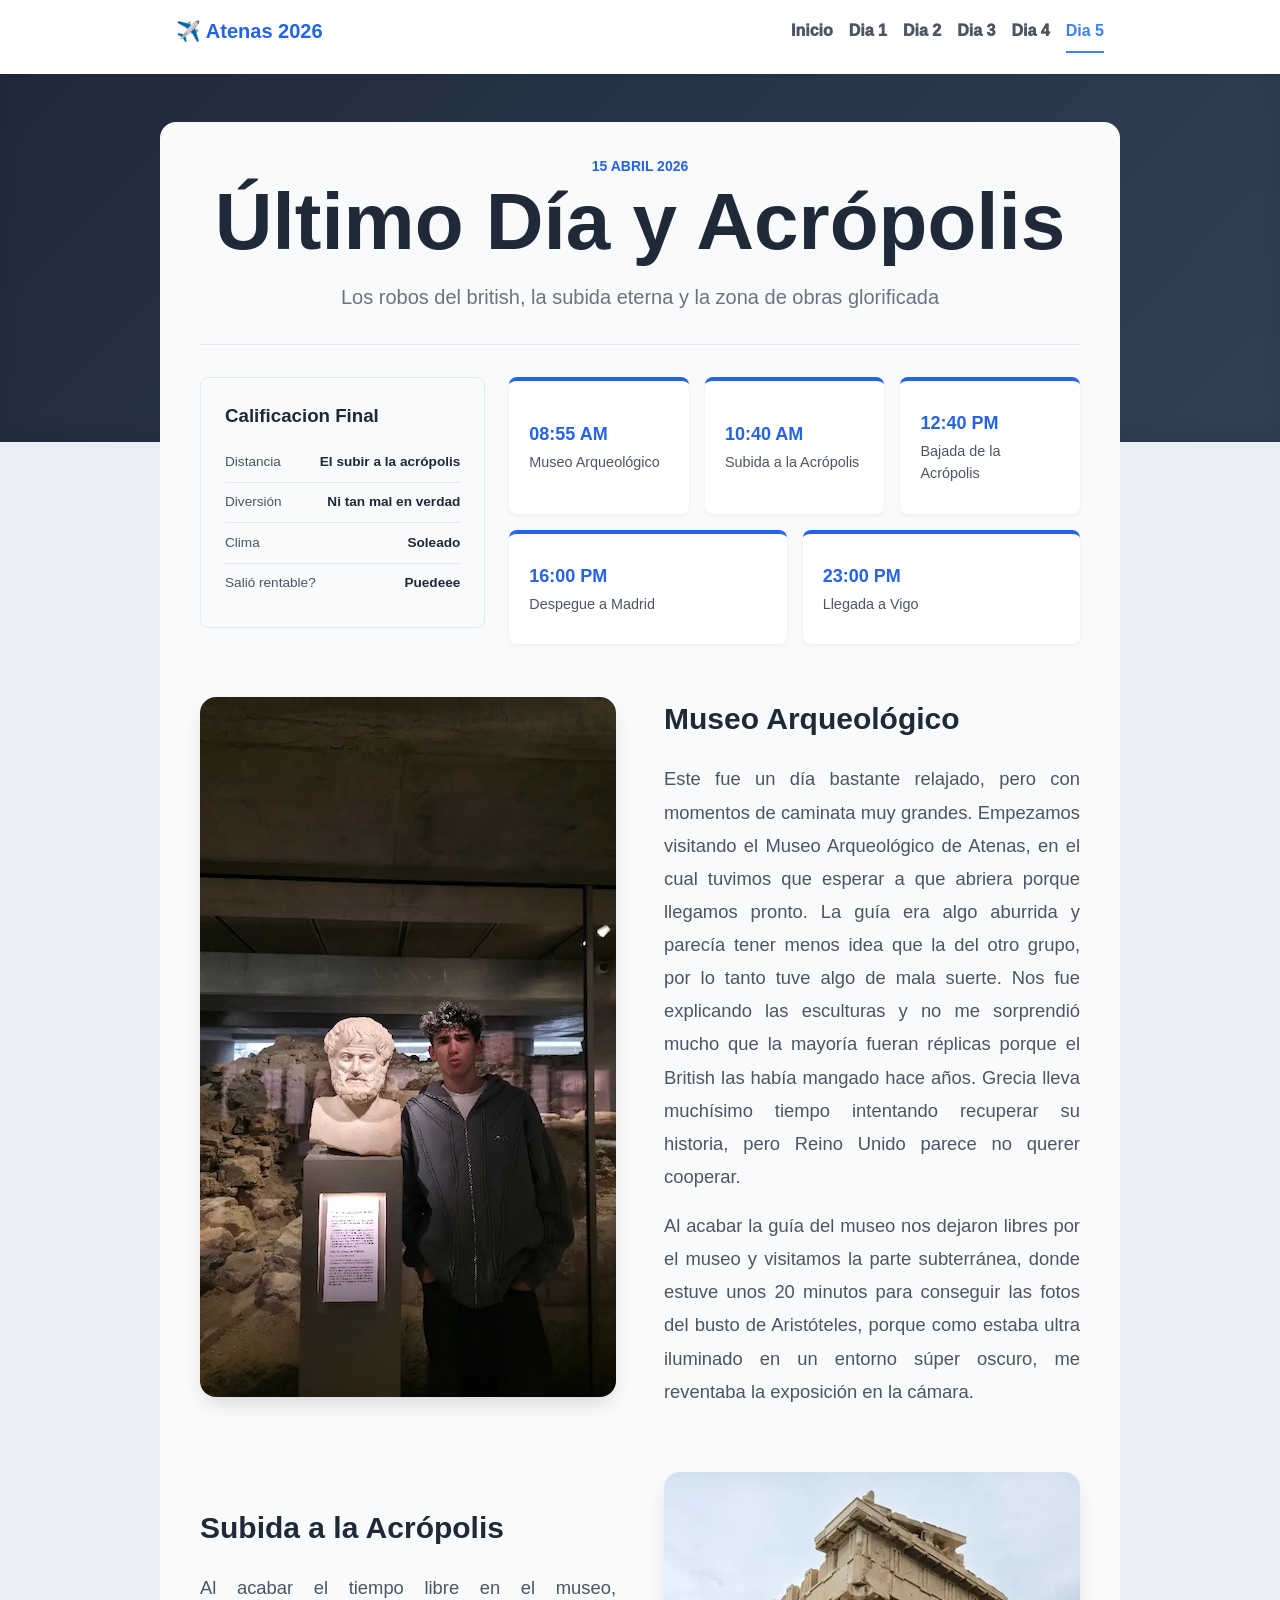
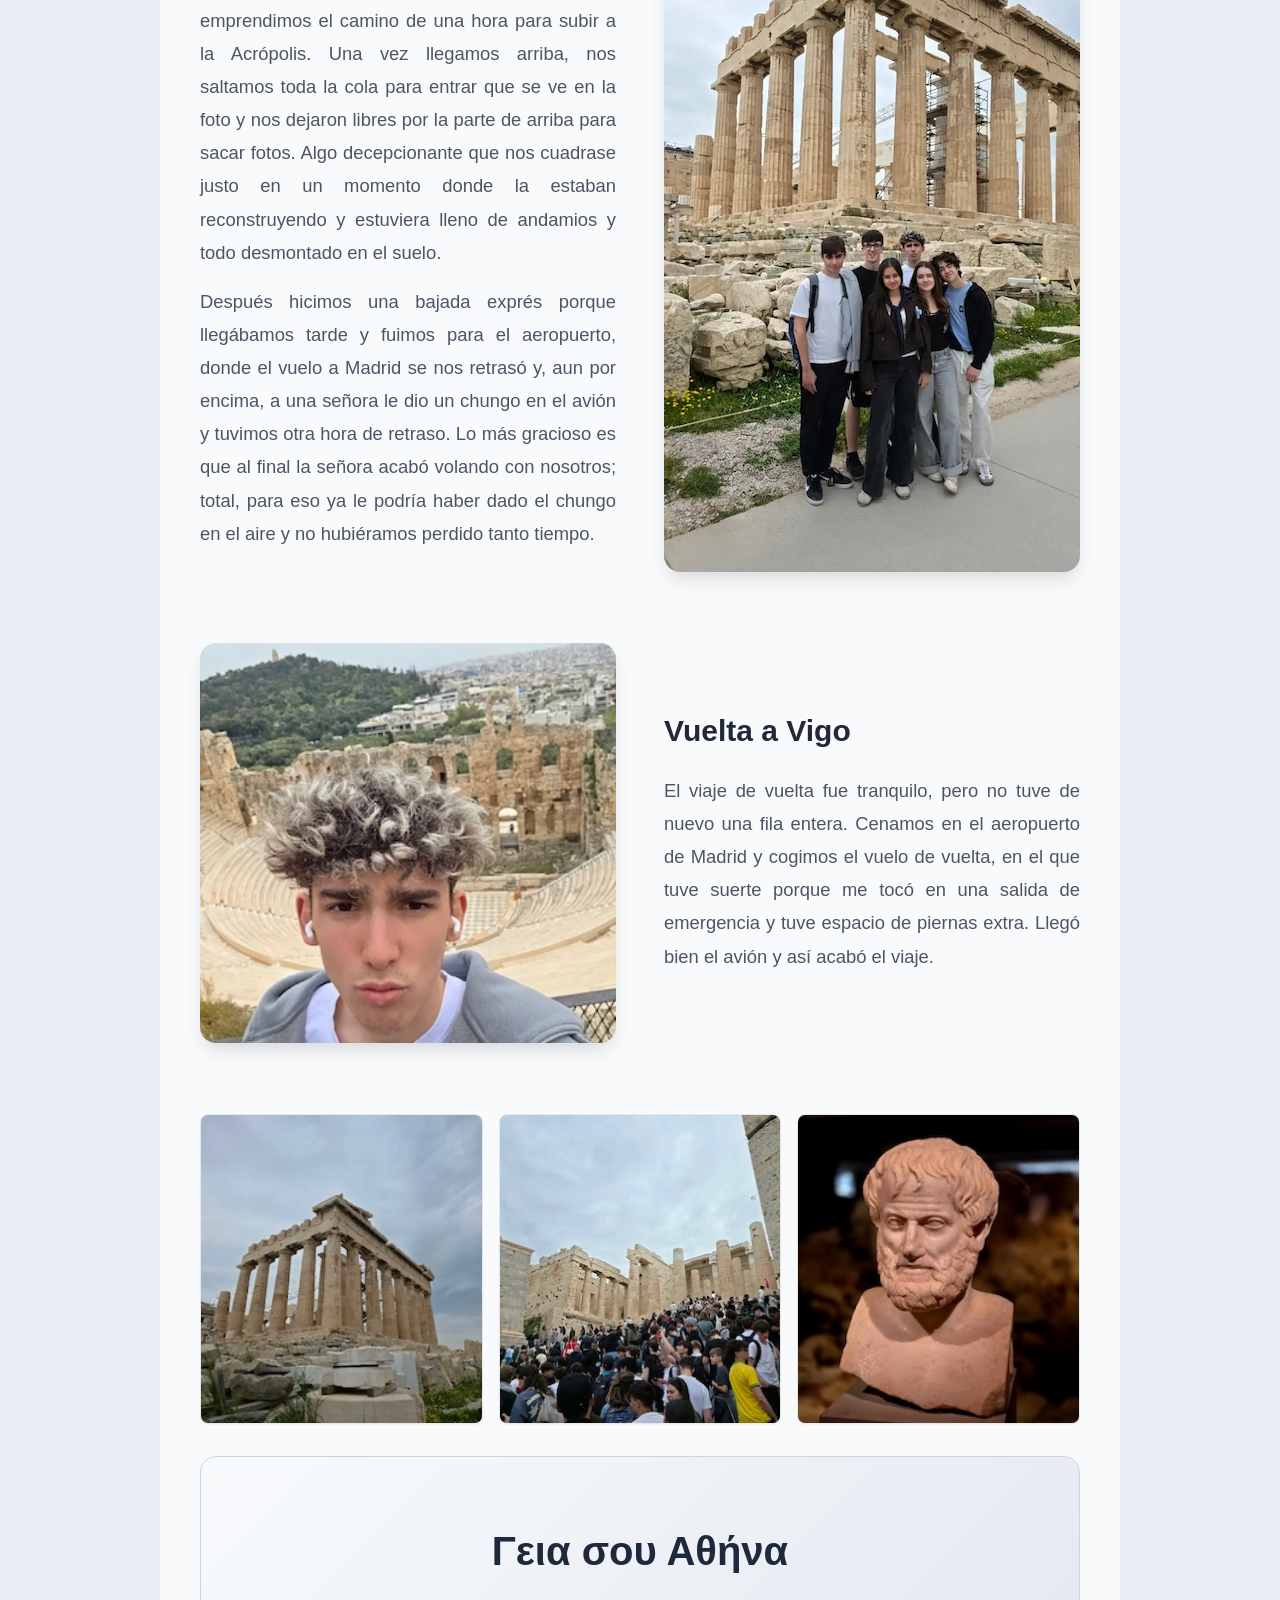
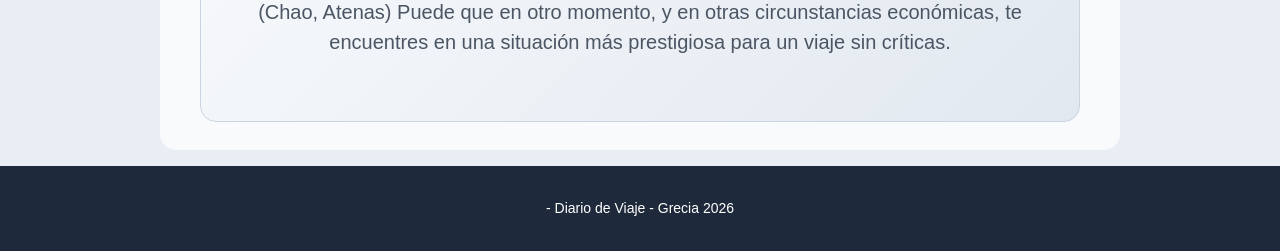
<file: Dia5.html>
<!DOCTYPE html>
<html lang="es">
<head>
    <meta charset="UTF-8">
    <meta name="viewport" content="width=device-width, initial-scale=1.0">
    <meta name="author" content="Pedroker">
    <title>Viaje a Atenas - Dia 5</title>
    <link rel="stylesheet" href="Style.css">
</head>
<body class="bg-gray-50">

    <!-- Navegacion  -->
    <nav class="sticky-top bg-white shadow">
        <div class="nav-container flex justify-between items-center py-3 px-4 mb-4 mt-1">
            <a href="Index.html">
                <spam class="text-xl font-bold nav-big-btn text-blue-600 ">✈️ Atenas 2026</spam>
            </a>
            <ol class="flex gap-4">

                <li><a href="Index.html" class="nav-btn "> Inicio </a></li>
                <li><a href="Dia1.html" class="nav-btn "> Dia 1 </a></li>
                <li><a href="Dia2.html" class="nav-btn "> Dia 2 </a></li>
                <li><a href="Dia3.html" class="nav-btn "> Dia 3 </a></li>
                <li><a href="Dia4.html" class="nav-btn "> Dia 4 </a></li>
                <li><a href="Dia5.html" class="nav-btn active"> Dia 5 </a></li>
                
            </ol>
        </div>
    </nav>

    <div class="full-width-hero"></div>

    <main class="mt--7 container py-8 z-11 animate-item">

        <!-- Titulo -->
        <section class="header-aligned text-center mb-8 mt-4 animate-item delay-100">
            <span class="text-blue-600 font-bold text-sm uppercase tracking-widest">15 Abril 2026</span>
            <h1 class="blog-title mt-2">Último Día y Acrópolis</h1>
            <p class="text-gray-500 text-xl max-width-prose mx-auto">Los robos del british, la subida eterna y la zona de obras glorificada</p>
        </section>

        <!-- Layout -->
        <div class="layout-day5 animate-item delay-100">

            <!-- Panel de Calificación (Izquierda) -->
            <div class="data-panel animate-item-right delay-200" >
                <h3 class="font-bold text-gray-800 mb-3">Calificacion Final</h3>
                <div class="data-row">
                    <h4 class="text-gray-600">Distancia</h4>
                    <p class="font-bold">El subir a la acrópolis</p>
                </div>
                <div class="data-row">
                    <h4 class="text-gray-600">Diversión</h4>
                    <p class="font-bold">Ni tan mal en verdad</p>
                </div>
                <div class="data-row">
                    <h4 class="text-gray-600">Clima</h4>
                    <p class="font-bold">Soleado</p>
                </div>
                <div class="data-row">
                    <h4 class="text-gray-600">Salió rentable?</h4>
                    <p class="font-bold">Puedeee</p>
                </div>
            </div>

            <!-- Timeline Horizontal (Derecha) -->
            <ul class="timeline-horizontal animate-item-left delay-300">
                <li class="mini-item-horiz animate-item delay-400">
                    <h2 class="font-bold text-blue-600 block text-lg mb-1">08:55 AM</h2>
                    <p class="text-gray-600">Museo Arqueológico</p>
                </li>
                <li class="mini-item-horiz animate-item delay-500">
                    <h2 class="font-bold text-blue-600 block text-lg mb-1">10:40 AM</h2>
                    <p class="text-gray-600">Subida a la Acrópolis</p>
                </li>
                <li class="mini-item-horiz animate-item delay-600">
                    <h2 class="font-bold text-blue-600 block text-lg mb-1">12:40 PM</h2>
                    <p class="text-gray-600">Bajada de la Acrópolis</p>
                </li>
                <li class="mini-item-horiz animate-item delay-700">
                    <h2 class="font-bold text-blue-600 block text-lg mb-1">16:00 PM</h2>
                    <p class="text-gray-600">Despegue a Madrid</p>
                </li>
                
                <li class="mini-item-horiz animate-item delay-800">
                    <h2 class="font-bold text-blue-600 block text-lg mb-1">23:00 PM</h2>
                    <p class="text-gray-600">Llegada a Vigo</p>
                </li>
            </ul>

        </div>

        <!-- ZIG-ZAG -->
        <section class="mt-8">
            
            <!-- Fila 1: Imagen Izquierda Texto Derecha -->
            <section class="split-row">
                    <div class="card">
                        <img src="IMG/Dia5/15-AristotelesYo.webp" alt="Aristoteles y Yo" class="split-img animate-item-right delay-800">
                    </div>
                <article class="split-text animate-item-left delay-900">
                    <h2 class="text-3xl font-bold text-gray-800 mb-4">Museo Arqueológico</h2>
                    <p class="mb-4">
                        Este fue un día bastante relajado, pero con momentos de caminata muy grandes. Empezamos visitando el 
                        Museo Arqueológico de Atenas, en el cual tuvimos que esperar a que abriera porque llegamos pronto. La 
                        guía era algo aburrida y parecía tener menos idea que la del otro grupo, por lo tanto tuve algo de mala 
                        suerte. Nos fue explicando las esculturas y no me sorprendió mucho que la mayoría fueran réplicas porque 
                        el British las había mangado hace años. Grecia lleva muchísimo tiempo intentando recuperar su historia, 
                        pero Reino Unido parece no querer cooperar.
                    </p>
                    <p>
                        Al acabar la guía del museo nos dejaron libres por el museo y visitamos la parte subterránea, donde 
                        estuve unos 20 minutos para conseguir las fotos del busto de Aristóteles, porque como estaba ultra iluminado 
                        en un entorno súper oscuro, me reventaba la exposición en la cámara.
                    </p>
                </article>
            </section>

            <!-- Fila 2: Texto Izquierda, Imagen Derecha -->
            <section class="split-row reverse">
                <div class="card">
                    <img src="IMG/Dia5/15-AcropolisNosotros.webp" alt="Acropolis Foto Grupal" class="split-img animate-item-left delay-1000">
                </div>
                <article class="split-text animate-item-right delay-1100">
                    <h2 class="text-3xl font-bold text-gray-800 mb-4">Subida a la Acrópolis</h2>
                    <p class="mb-4">
                        Al acabar el tiempo libre en el museo, emprendimos el camino de una hora para subir a la Acrópolis. Una vez 
                        llegamos arriba, nos saltamos toda la cola para entrar que se ve en la foto y nos dejaron libres por la parte 
                        de arriba para sacar fotos. Algo decepcionante que nos cuadrase justo en un momento donde la estaban reconstruyendo 
                        y estuviera lleno de andamios y todo desmontado en el suelo.  
                    </p>
                    <p>
                        Después hicimos una bajada exprés porque llegábamos tarde y fuimos para el aeropuerto, donde el vuelo a Madrid se 
                        nos retrasó y, aun por encima, a una señora le dio un chungo en el avión y tuvimos otra hora de retraso. Lo más 
                        gracioso es que al final la señora acabó volando con nosotros; total, para eso ya le podría haber dado el chungo 
                        en el aire y no hubiéramos perdido tanto tiempo.         
                    </p>
                </article>
            </section>

            <!-- Fila 3: Imagen Izquierda Texto Derecha -->
            <section class="split-row">
                    <div class="card">
                        <img src="IMG/Dia5/15-AnfiteatroYo.webp" alt="Anfiteatro Selfie" class="split-img-2 animate-item-right delay-1200">
                    </div>
                <article class="split-text animate-item-left delay-1300">
                    <h2 class="text-3xl font-bold text-gray-800 mb-4 ">Vuelta a Vigo</h2>
                    <p class="mb-4">
                        El viaje de vuelta fue tranquilo, pero no tuve de nuevo una fila entera. Cenamos en el aeropuerto de Madrid 
                        y cogimos el vuelo de vuelta, en el que tuve suerte porque me tocó en una salida de emergencia y tuve espacio 
                        de piernas extra. Llegó bien el avión y así acabó el viaje.   
                    </p>
                
                </article>
            </section>

        </section>

         <ol class="grid grid-3 gap-6 animation-item delay-1400">
                    
            <li class="animate-bouncy-d delay-1500"> <img class="moment-card-3" src="IMG/Dia5/15-acropolis.webp" alt="Acropólis "> </li>
            <li class="animate-bouncy-u delay-1600"> <img class="moment-card-3" src="IMG/Dia5/15-AcropolisGente.webp" alt="Cola de la Acropólis"> </li>
            <li class="animate-bouncy-d delay-1700"> <img class="moment-card-3" src="IMG/Dia5/15-BustoAristotels.webp" alt="Aristóteles"> </li>

        </ol>

        <!-- Despedida -->
        <div class="big-box mb-3 animate-item delay-1900">
            <h2 class="text-5xl-special">Γεια σου Αθήνα</h2>
            <p class="text-xl text-gray-600 max-w-2xl mx-auto">
                (Chao, Atenas) Puede que en otro momento, y en otras circunstancias económicas, te encuentres en una situación más prestigiosa para un viaje sin críticas.
            </p>
        </div>

    </main>

    <footer class="bg-slate-800 text-white text-center py-8">
        <p class="text-sm">- Diario de Viaje - Grecia 2026</p>
    </footer>

</body>
</html>
</file>
<file: Style.css>
/* ==========================================================================
   1. RESET Y BASE
   ========================================================================== */
*, *::before, *::after { 
    box-sizing: border-box; 
    margin: 0; 
    padding: 0; 
}

body {
    font-family: 'Lato', 'Segoe UI', Tahoma, Geneva, Verdana, sans-serif;
    background-color: #ffffff;
    color: #1f2937;
    line-height: 1.5;
    min-height: 100vh;
    min-width: 100vw;
    display: flex;
    flex-direction: column;
}
ol, li {
    list-style-type: none;
}

a {
    text-decoration: none; 
    
}
h4{
    font-weight: normal;
}

/* ==========================================================================
   2. TIPOGRAFÍA
   ========================================================================== */
/* Tamaño de texto */
.text-xs { font-size: 0.75rem; }
.text-sm { font-size: 0.875rem; }
.text-lg { font-size: 1.125rem; }
.text-xl { font-size: 1.25rem; }
.text-3xl { font-size: 1.875rem; }
.text-4xl { font-size: 2.25rem; }
.text-5xl-special { 
    font-size: 2.5rem; 
    font-weight: 800; 
    color: #1e293b; 
    margin-bottom: 1rem; 
}

/* Peso y estilo */
.font-bold { font-weight: 700; }
.font-semibold { font-weight: 600; }
.leading-relaxed { line-height: 1.625; }
.uppercase { text-transform: uppercase; }

/* Alineación */
.text-center { text-align: center; }
.text-left { text-align: left; }
.justify-text { text-align: justify;}


/* ==========================================================================
   3. COLORES
   ========================================================================== */
/* Fondos */
.bg-gray-50 { background-color: #e9eef4; }
.bg-white { background-color: #ffffff; }
.bg-blue-600 { background-color: #2563eb; }
.bg-slate-800 { background-color: #1e293b; }
.bg-white-bone { background-color: #d6e1ee; }

/* Textos */
.text-gray-500 { color: #6b7280; }
.text-gray-600 { color: #4b5563; }
.text-gray-800 { color: #1f2937; }
.text-blue-600 { color: #2563eb; }
.text-blue-800 { color: #1e40af; }
.text-white { color: #ffffff; }

/* Bordes */
.bc-whity { border-bottom: 1px solid #e5e7eb; }


/* ==========================================================================
   4. ESPACIADO (MARGIN Y PADDING)
   ========================================================================== */
/* Padding general */
.p-3 { padding: 0.75rem; }
.p-4 { padding: 1rem; }
.p-5 { padding: 1.35rem;}
.p-6 { padding: 1.5rem; }
.p-8 { padding: 2rem; }

/* Padding en ejes X e Y */
.px-4 { padding-left: 1rem; padding-right: 1rem; }
.py-3 { padding-top: 0.75rem; padding-bottom: 0.75rem; }
.py-4 { padding-top: 1rem; padding-bottom: 1rem; }
.py-8 { padding-top: 2rem; padding-bottom: 2rem; }

/* Margins */
.mt-1 { margin-top: 0.25rem; }
.mt-4 { margin-top: 1rem; }
.mt-8 { margin-top: 2rem; }
.mb-1 { margin-bottom: 0.25rem; }
.mb-3 { margin-bottom: 0.75rem; }
.mb-4 { margin-bottom: 1rem; }
.mb-6 { margin-bottom: 1.5rem; }
.mb-8 { margin-bottom: 2rem; }
.ml-2 { margin-left: 0.5rem; }

.space-y-6 > * + * { margin-top: 1.5rem; }


/* ==========================================================================
   5. UTILIDADES DE LAYOUT Y DIMENSIONES
   ========================================================================== */
/* Contenedores y anchos/altos */
.container { 
    background-color: #f8fafc;
    max-width: 60rem; 
    margin-left: auto; 
    margin-right: auto; 
    padding-left: 2.5rem; 
    padding-right: 2.5rem;
    border-radius: 1rem; 
    margin-bottom: 1rem;
    margin-top: 1rem;
    padding-top: 1rem;
    padding-bottom: 1rem;
}
.mt--7 { margin-top: -20rem;} 
.nav-container, .title-container{
    max-width: 60rem; 
    margin-left: auto; 
    margin-right: auto; 
    padding-left: 1rem; 
    padding-right: 1rem;
}
.index-container {
    max-width: 60rem; 
    margin-left: auto; 
    margin-right: auto; 
    padding-left: 1rem; 
    padding-right: 1rem;
    background-color: #f8fafc;
    border-radius: 1rem;
    border-top-left-radius: 0;
    border-top-right-radius: 0;
    margin-bottom: 1rem;
    padding-top: 2.5rem;

}

.w-full { width: 100%; }
.with-25 { width: 25rem; }
.h-full { height: 100%; }

/* Flexbox */
.flex { display: flex; }
.flex-col { flex-direction: column; }
.items-center { align-items: center; }
.justify-between { justify-content: space-between; }

/* Grid básico */
.grid { display: grid; gap: 1rem; }
.col-span-2 { grid-column: span 2; }
.grid-2 { grid-template-columns: repeat(2, 1fr); }
.grid-3 { grid-template-columns: repeat(3, 1fr); }
.grid-5 { grid-template-columns: repeat(5, 1fr); }
.grid-Special {grid-template-columns: 1.5fr 1fr;}
.grid-Special-2 {grid-template-columns: 1fr 1.5fr;}

/* Gaps (Espaciado en Grid/Flex) */
.gap-3 { gap: 0.75rem; }
.gap-4 { gap: 1rem; }
.gap-5 { gap: 1.25rem; }
.gap-8 { gap: 2rem; }

/* Posicionamiento y visualización */
.relative { position: relative; }
.sticky-top { position: sticky; top: 0; z-index: 11; }
.top { top: 5rem; }
.object-cover { object-fit: cover; }
.cursor-pointer { cursor: pointer; }
.z-11 { z-index: 5;}
.z-12 { z-index: 6;}


/* ==========================================================================
   6. BORDES Y SOMBRAS GENERALES
   ========================================================================== */
.rounded-lg { border-radius: 0.5rem; }
.shadow { box-shadow: 0 1px 3px rgba(0, 0, 0, 0.1); }
.shadow-sm { box-shadow: 0 1px 2px rgba(0, 0, 0, 0.05); }


/* ==========================================================================
   7. COMPONENTES UI
   ========================================================================== */
/* Navegación */
.nav-btn {
    background: none;
    border: none;
    cursor: pointer;
    font-size: 1rem;
    text-align: center;
    align-items: center;
    font-weight: 1000;
    color: #4b5563;
    padding: 0.75rem 0;
    transition: color 0.2s;
}
.nav-btn:hover { color: #3b82f6; }
.nav-btn.active {
    color: #3b82f6;
    font-weight: 700;
    border-bottom: 2px solid #3b82f6;
}
.nav-big-btn {
    background: none;
    border: none;
    cursor: pointer;
    align-items: center;
}

/* Tarjetas y Contenedores genéricos */
.card { transition: transform 0.3s ease; }
.card:hover { transform: scale(1.02); }

.box {
    background-color: #ffffff;
    padding: 1.5rem;
    border-radius: 0.5rem;
    box-shadow: 0 1px 2px rgba(0, 0, 0, 0.05);
    margin-bottom: 2rem;
}
.boxy {
    margin-top: -6rem; 
    border: 1px solid #e5e7eb;
}
.border-accent {
    height: 4px;
    width: 100px;
    background: #3b82f6;
    margin: 1.5rem auto;
    border-radius: 4px;
    border-color: #3b82f6;
}
/* ==========================================================================
   8. COMPONENTES ESPECÍFICOS (BLOG, HÉROE Y DÍAS)
   ========================================================================== */
.full-width-hero {
    text-align: center;
    background: linear-gradient(135deg, #1e293b 0%, #334155 100%);
    position: relative;
    margin-left: 0px;
    margin-right: 0px;
    padding: 5rem 1rem;    
    color: white;
    box-shadow: inset 0 -10px 20px rgba(0,0,0,0.1);
    height: 23rem;
    
}
.title-impact {
    font-size: 8rem;
    letter-spacing: -0.05em;
    line-height: 1;
    background: linear-gradient(to right, #ffffff, #93c5fd);
    background-clip: text;
    -webkit-text-fill-color: transparent;
    margin-bottom: 1rem;
}
.subtitle-hero {
    font-size: 1.5rem;
    color: #94a3b8;
    max-width: 700px;
    margin: 0 auto;
}
.blog-title {
    font-size: 5rem;
    font-weight: 800;
    line-height: 1.1;
    color: #1f2937;
    margin-bottom: 1rem;
    font-family: 'Franklin Gothic Medium', 'Arial Narrow', Arial, sans-serif;
}
.header-aligned {
    border-bottom: 1px solid #e5e7eb;
    padding-bottom: 2rem;
    margin-bottom: 2rem;
}

.article-text {
    font-size: 1.125rem;
    line-height: 1.8;
    color: #374151;
    margin-bottom: 1.5rem;
    text-align: justify;
}
.text-box-accent {
    background-color: #eff6ff; 
    border-left: 4px solid #2563eb;
    padding: 1.5rem 2rem;
    border-radius: 0 0.5rem 0.5rem 0;
    margin: 2.5rem 0;
    font-size: 1.1rem;
    color: #1e40af;
    line-height: 1.7;
}
.pull-quote {
    font-size: 1.5rem;
    font-style: italic;
    color: #1e40af;
    border-top: 1px solid #cbd5e1;
    border-bottom: 1px solid #cbd5e1;
    padding: 1.5rem 0;
    margin: 2.5rem 0;
    text-align: center;
    font-weight: 600;
}

.data-panel {
    background-color: #f8fafc;
    border: 1px solid #e2e8f0;
    border-radius: 0.5rem;
    padding: 1.5rem;
    margin-bottom: 1rem;
}
.data-row {
    display: flex;
    justify-content: space-between;
    padding: 0.6rem 0;
    border-bottom: 1px solid #e2e8f0;
    font-size: 0.85rem;
}
.data-row:last-child {
    border-bottom: none;
}
.timeline-line {
    border-left: 2px solid #3b82f6;
    padding-left: 1.5rem;
}
.timeline-alt {
    background: #ffffff;
    padding: 1.5rem;
    border-radius: 0.5rem;
    box-shadow: 0 1px 3px rgba(0,0,0,0.05);
    border: 1px solid #e5e7eb;
    position: relative;
    margin-top: 2rem;
}
.mini-item-alt {
    position: relative;
    padding-left: 1.5rem;
    margin-bottom: 1.5rem;
    border-left: 2px solid #bfdbfe;
}
.mini-item-alt:last-child {
    margin-bottom: 0;
}
.mini-item-alt::before {
    content: '';
    position: absolute;
    left: -0.35rem; 
    top: 0.3rem;
    width: 10px;
    height: 10px;
    border-radius: 50%;
    background: #2563eb;
    box-shadow: 0 0 0 3px #ffffff;
}
.day-card {
    background-color: #ffffff;
    padding: 1rem;
    border-radius: 0.5rem;
    box-shadow: 0 1px 2px rgba(0, 0, 0, 0.05);
    text-align: center;
    cursor: pointer;
    transition: box-shadow 0.3s ease;
}
.day-card:hover {
    box-shadow: 0 4px 6px rgba(0, 0, 0, 0.1);
}
.big-box {
    text-align: center;
    padding: 4rem 2rem;
    background: linear-gradient(135deg, #f8fafc 0%, #e2e8f0 100%);
    border-radius: 1rem;
    margin-top: 2rem;
    border: 1px solid #cbd5e1;
}

.photo-grid-mixed {
    display: grid;
    grid-template-columns: repeat(2, 1fr);
    gap: 1rem;
    margin: 2rem 0;
}
.img-span-2 { grid-column: span 2; }

.mosaic-gallery {
    display: grid;
    grid-template-columns: repeat(2, 1fr);
    gap: 1rem;
    margin: 2.5rem 0;
}
.editorial-columns {
    column-count: 2;
    column-gap: 3rem;
    column-rule: 3px dotted #1e40af;
    text-align: justify;
    color: #374151;
    line-height: 1.8;
    font-size: 1.125rem;
}

.layout-day4 {
    display: grid;
    grid-template-columns: 2.5fr 1.2fr;
    gap: 2rem;
}

.layout-day5 {
    display: grid;
    grid-template-columns: 1fr 2fr; 
    gap: 1.5rem;
    margin-bottom: 3rem;
}
.timeline-horizontal {
    display: flex;
    flex-wrap: wrap;
    gap: 1rem;
    height: 100%;
}
.mini-item-horiz {
    flex: 1;
    min-width: 140px;
    background: #ffffff;
    padding: 1.25rem;
    border-radius: 0.5rem;
    border-top: 4px solid #2563eb;
    font-size: 0.9rem;
    box-shadow: 0 2px 4px rgba(0,0,0,0.05);
    display: flex;
    flex-direction: column;
    justify-content: center;
    transition: transform 0.2s ease;
}
.mini-item-horiz:hover { transform: translateY(-3px); }

.split-row {
    display: flex;
    flex-direction: row;
    gap: 3rem;
    margin-bottom: 4rem;
    align-items: center;
}
.split-row.reverse {
        flex-direction: row-reverse;
}
.split-row > * {
    flex: 1; 
}

.split-text {
    font-size: 1.15rem;
    color: #4b5563;
    line-height: 1.8;
    text-align: justify;
}
/* ==========================================================================
   9. Imagenes
   ========================================================================== */
img {
    image-rendering: optimizeSpeed;
    
}
.img-panoramic {
    height: 220px;
    width: 100%;
    object-fit: cover;
    border-radius: 8px;
    transition: transform 0.3s ease;
}
.img-panoramic:hover { transform: scale(1.03); }
.mosaic-img {
    width: 100%;
    height: 250px;
    object-fit: cover;
    border-radius: 0.5rem;
    box-shadow: 0 4px 6px rgba(0,0,0,0.05);
    transition: transform 0.3s ease, box-shadow 0.3s ease;
}
.mosaic-img:hover {
    transform: translateY(-5px);
    box-shadow: 0 10px 15px rgba(0,0,0,0.1);
}
.moment-card, .moment-card-2, .moment-card-3,.moment-card-4, .moment-card-5, .moment-card-6, .moment-card-7 {
    background: #ffffff;
    border: 1px solid #e5e7eb;
    border-radius: 8px;
    overflow: hidden;
    box-shadow: 0 1px 2px rgba(0,0,0,0.05);
    display: flex;
    flex-direction: column;
    transition: transform 0.3s ease;
    width: 100%;
    object-fit: cover;
}
.moment-card:hover, .moment-card-2:hover, .moment-card-3:hover, .moment-card-4:hover, .moment-card-5:hover, .moment-card-6:hover { transform: scale(1.03); box-shadow: 0 10px 15px rgba(0,0,0,0.1);}
.moment-card  {
    height: 220px;
}
.moment-card-2 {
    height: 340px;
}
.moment-card-3 {
    height: 310px;
}
.moment-card-4 {
    height: 300px;
}
.moment-card-5 {
    height: 270px;
}
.moment-card-6 {
    height: 400px;
}

.split-img {
    width: 100%;
    height: 700px;
    object-fit: cover;
    border-radius: 1rem;
    box-shadow: 0 10px 20px -5px rgba(0, 0, 0, 0.15);
}
.split-img-2 {
    width: 100%;
    height: 400px;
    object-fit: cover;
    border-radius: 1rem;
    box-shadow: 0 10px 20px -5px rgba(0, 0, 0, 0.15);
}
/* ==========================================================================
   10. Animaciones de Entrada.
   ========================================================================== */
@keyframes fadeInDown {
  from {
    opacity: 0;
    transform: translateY(-40px); 
  }
  to {
    opacity: 1;
    transform: translateY(0);    
  }
}
@keyframes bouncyDown {
    0% {
        opacity: 0;
        transform: translateY(-70px); 
    }
    50% {
        opacity: 0.5;
        transform: translateY(40px); 
    }
    100% {
        opacity: 1;
        transform: translateY(0);     
    }
}
@keyframes bouncyUp {
    0% {
        opacity: 0;
        transform: translateY(30px); 
    }
    50% {
        opacity: 0.5;
        transform: translateY(-70px); 
    }
    100% {
        opacity: 1;
        transform: translateY(0);     
    }
}

@keyframes fadeInRight {
  from {
    opacity: 0;
    transform: translateX(-60px); 
  }
  to {
    opacity: 1;
    transform: translateX(0);    
  }
}
@keyframes fadeInLeft {
  from {
    opacity: 0;
    transform: translateX(60px);
  }
  to {
    opacity: 1;
    transform: translateX(0);    
  }
}

.animate-item {
  opacity: 0.01;
  animation-name: fadeInDown;
  animation-duration: 0.4s;      
  animation-timing-function: ease-out; 
  animation-fill-mode: forwards;  
}
.animate-item-right {
  opacity: 0.01;
  animation-name: fadeInRight;
  animation-duration: 0.6s;      
  animation-timing-function: ease-out; 
  animation-fill-mode: forwards;  

}
.animate-item-left {
  opacity: 0.01;
  animation-name: fadeInLeft;
  animation-duration: 0.6s;      
  animation-timing-function: ease-out; 
  animation-fill-mode: forwards;  

}
.animate-bouncy-d {
  opacity: 0.01;
  animation-name: bouncyDown;
  animation-duration: 0.8s;      
  animation-timing-function: ease-out; 
  animation-fill-mode: forwards;  
}
.animate-bouncy-u {
  opacity: 0.01;
  animation-name: bouncyUp;
  animation-duration: 0.8s;      
  animation-timing-function: ease-out; 
  animation-fill-mode: forwards;  
  
}

/* Delays */
.delay-100 { animation-delay: 0.1s; }
.delay-200 { animation-delay: 0.2s; }
.delay-300 { animation-delay: 0.3s; }
.delay-400 { animation-delay: 0.4s; }
.delay-500 { animation-delay: 0.5s; }
.delay-600 { animation-delay: 0.6s; }
.delay-700 { animation-delay: 0.7s; }
.delay-800 { animation-delay: 0.8s; }
.delay-900 { animation-delay: 0.9s; }
.delay-1000 { animation-delay: 1.0s; }
.delay-1100 { animation-delay: 1.1s; }
.delay-1200 { animation-delay: 1.2s; }
.delay-1300 { animation-delay: 1.3s; }
.delay-1400 { animation-delay: 1.4s; }
.delay-1500 { animation-delay: 1.5s; }
.delay-1600 { animation-delay: 1.6s; }
.delay-1700 { animation-delay: 1.7s; }
.delay-1800 { animation-delay: 1.8s; }
.delay-1900 { animation-delay: 1.9s; }
.delay-2000 { animation-delay: 2.0s; }
</file>
